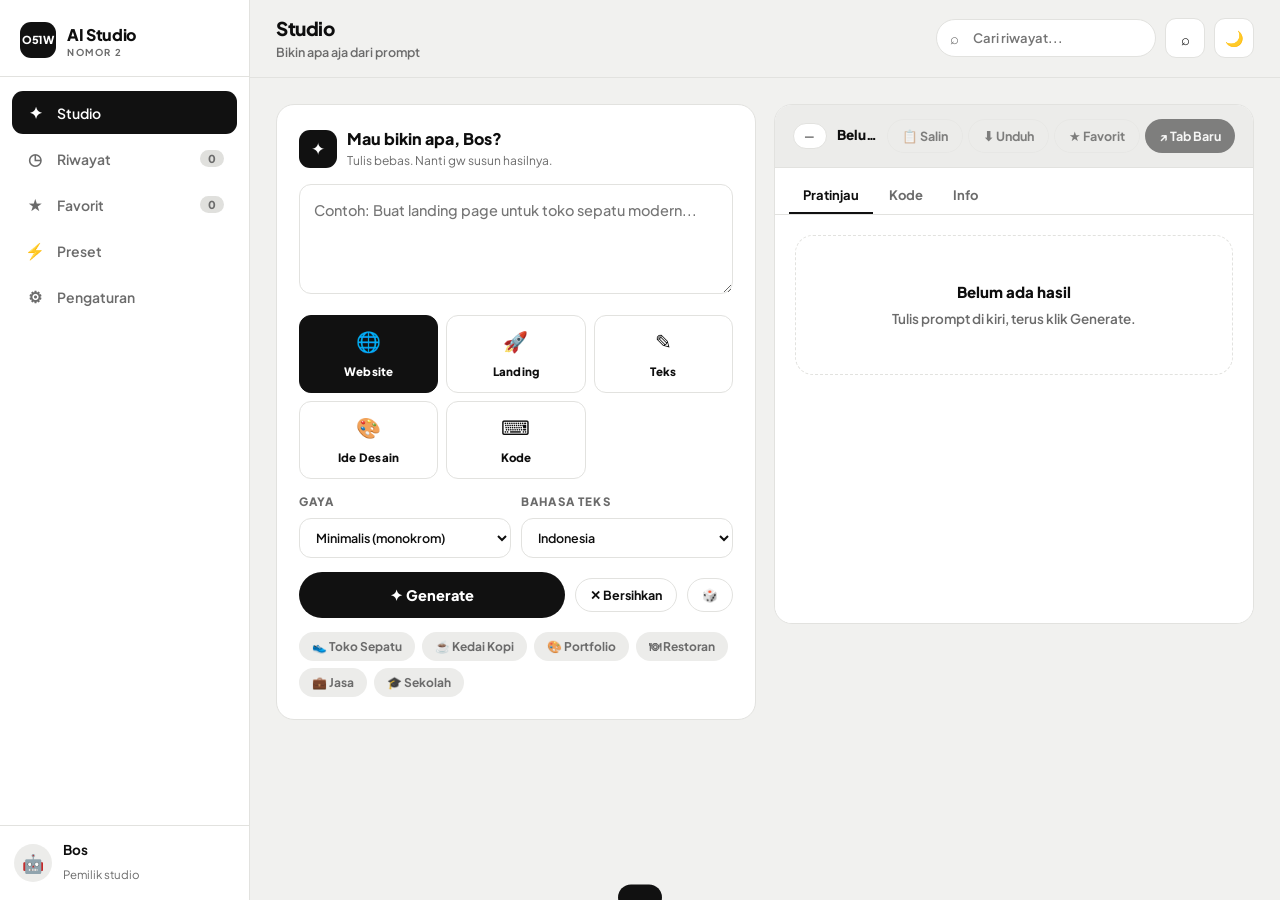
<file: public/index.html>
<!DOCTYPE html>
<html lang="id" data-theme="light">
<head>
<meta charset="UTF-8">
<meta name="viewport" content="width=device-width, initial-scale=1.0">
<title>O51W AI Studio</title>
<meta name="description" content="O51W AI Studio — bikin website, landing page, teks, ide desain, dan kode dari prompt.">
<link rel="preconnect" href="https://fonts.googleapis.com">
<link rel="preconnect" href="https://fonts.gstatic.com" crossorigin>
<link href="https://fonts.googleapis.com/css2?family=Plus+Jakarta+Sans:wght@400;500;600;700;800&display=swap" rel="stylesheet">
<style>
/* ============================================================
   O51W AI Studio — v1.0
   Proyek nomor 2. Semua fitur jalan. Milik Bos.
   ============================================================ */

:root{
  --bg:#f1f1ef; --surface:#ffffff; --soft:#ececea; --soft-2:#e0e0dd;
  --text:#0e0e0e; --muted:#6b6b6b; --line:#e2e2df;
  --accent:#111111; --accent-text:#ffffff;
  --ok:#2f9e44; --ok-bg:#d3f9d8;
  --warn:#e8a33d; --warn-bg:#fff3bf;
  --danger:#e03131; --danger-bg:#ffe3e3;
  --info:#3b82f6; --info-bg:#dbeafe;
  --purple:#7c3aed; --purple-bg:#ede9fe;
  --shadow:0 20px 44px -28px rgba(0,0,0,.30);
  --radius:18px; --radius-sm:12px;
  --sidebar:250px;
  --ease:cubic-bezier(.22,.61,.36,1);
}
html[data-theme="dark"]{
  --bg:#0b0b0b; --surface:#141414; --soft:#1c1c1c; --soft-2:#252525;
  --text:#f2f2f2; --muted:#9a9a9a; --line:#242424;
  --accent:#f2f2f2; --accent-text:#0e0e0e;
  --ok-bg:#0f2e17; --warn-bg:#3a2e0a; --danger-bg:#3b1414; --info-bg:#0c1e3a; --purple-bg:#1e1533;
  --shadow:0 20px 44px -28px rgba(0,0,0,.9);
}

*{margin:0;padding:0;box-sizing:border-box}
body{
  font-family:'Plus Jakarta Sans',-apple-system,BlinkMacSystemFont,'Segoe UI',Roboto,sans-serif;
  background:var(--bg);color:var(--text);line-height:1.55;
  -webkit-font-smoothing:antialiased;
  transition:background .3s var(--ease),color .3s var(--ease);
}
button,input,select,textarea{font-family:inherit;font-size:inherit;color:inherit}
button{cursor:pointer;border:none;background:none}
::selection{background:var(--text);color:var(--bg)}
::-webkit-scrollbar{width:9px;height:9px}
::-webkit-scrollbar-track{background:transparent}
::-webkit-scrollbar-thumb{background:var(--soft-2);border-radius:999px}
::-webkit-scrollbar-thumb:hover{background:var(--muted)}

.app{display:flex;min-height:100vh}

/* ============ SIDEBAR ============ */
.side{
  width:var(--sidebar);flex-shrink:0;background:var(--surface);border-right:1px solid var(--line);
  display:flex;flex-direction:column;position:fixed;inset:0 auto 0 0;z-index:60;
  transition:transform .35s var(--ease);
}
.side-head{padding:22px 20px 18px;border-bottom:1px solid var(--line)}
.brand{display:flex;align-items:center;gap:11px;font-weight:800;font-size:16px;letter-spacing:-.02em}
.brand-mark{width:36px;height:36px;border-radius:11px;background:var(--accent);color:var(--accent-text);display:grid;place-items:center;font-size:11px;font-weight:800;flex-shrink:0}
.brand small{display:block;font-size:9.5px;font-weight:700;letter-spacing:.16em;color:var(--muted);text-transform:uppercase;line-height:1}

.side-nav{padding:14px 12px;display:flex;flex-direction:column;gap:3px;flex:1;overflow-y:auto}
.nav-item{
  display:flex;align-items:center;gap:12px;padding:11px 13px;border-radius:11px;
  font-size:14px;font-weight:600;color:var(--muted);text-align:left;width:100%;
  transition:background .2s,color .2s;
}
.nav-item .ic{font-size:16px;width:20px;text-align:center;flex-shrink:0}
.nav-item:hover{background:var(--soft);color:var(--text)}
.nav-item.active{background:var(--accent);color:var(--accent-text)}
.nav-item .badge{margin-left:auto;font-size:11px;font-weight:800;padding:2px 8px;border-radius:999px;background:var(--soft-2);color:var(--muted)}
.nav-item.active .badge{background:rgba(255,255,255,.2);color:inherit}
html[data-theme="dark"] .nav-item.active .badge{background:rgba(0,0,0,.25)}

.side-foot{padding:14px;border-top:1px solid var(--line)}
.side-user{display:flex;align-items:center;gap:11px}
.side-user .av{width:38px;height:38px;border-radius:50%;background:var(--soft);display:grid;place-items:center;font-weight:800;font-size:18px;flex-shrink:0}
.side-user b{display:block;font-size:13.5px}
.side-user span{font-size:11.5px;color:var(--muted)}

.main{flex:1;margin-left:var(--sidebar);display:flex;flex-direction:column;min-width:0}
.topbar{
  position:sticky;top:0;z-index:50;background:var(--bg);border-bottom:1px solid var(--line);
  padding:14px 26px;display:flex;align-items:center;gap:14px;
}
.burger{display:none;width:40px;height:40px;border-radius:11px;border:1px solid var(--line);background:var(--surface);font-size:17px}
.page-title{font-size:19px;font-weight:800;letter-spacing:-.02em}
.page-sub{font-size:12.5px;color:var(--muted);font-weight:600}
.topbar-right{margin-left:auto;display:flex;align-items:center;gap:9px}
.search{position:relative}
.search input{
  width:220px;padding:10px 34px 10px 36px;border-radius:999px;
  border:1px solid var(--line);background:var(--surface);
  font-size:13px;font-weight:600;outline:none;
  transition:border-color .2s,width .3s var(--ease);
}
.search input:focus{border-color:var(--text);width:270px}
.search::before{content:"⌕";position:absolute;left:14px;top:50%;transform:translateY(-50%);font-size:15px;color:var(--muted);pointer-events:none}
.search-clear{
  position:absolute;right:8px;top:50%;transform:translateY(-50%);
  width:22px;height:22px;border-radius:50%;display:none;place-items:center;
  font-size:12px;color:var(--muted);background:var(--soft);
}
.search-clear.show{display:grid}
.search-clear:hover{color:var(--text);background:var(--soft-2)}
.icon-btn{width:40px;height:40px;border-radius:11px;border:1px solid var(--line);background:var(--surface);display:grid;place-items:center;font-size:15px;transition:transform .2s var(--ease)}
.icon-btn:hover{transform:translateY(-2px)}

.content{padding:26px;flex:1;max-width:1400px;width:100%}

.view{display:none;animation:fade .35s var(--ease)}
.view.active{display:block}
@keyframes fade{from{opacity:0;transform:translateY(10px)}to{opacity:1;transform:none}}

.card{background:var(--surface);border:1px solid var(--line);border-radius:var(--radius);padding:22px}
.card-head{display:flex;align-items:center;justify-content:space-between;gap:14px;margin-bottom:16px;flex-wrap:wrap}
.card-head h3{font-size:16px;font-weight:800}
.card-head p{font-size:12.5px;color:var(--muted)}

.btn{
  display:inline-flex;align-items:center;justify-content:center;gap:8px;
  padding:11px 18px;border-radius:999px;font-weight:700;font-size:13.5px;
  transition:transform .22s var(--ease),background .22s,color .22s;
  white-space:nowrap;
}
.btn:active{transform:scale(.97)}
.btn-primary{background:var(--accent);color:var(--accent-text)}
.btn-primary:hover{transform:translateY(-2px)}
.btn-ghost{background:transparent;border:1px solid var(--line);color:var(--text)}
.btn-ghost:hover{background:var(--soft);transform:translateY(-2px)}
.btn-sm{padding:8px 14px;font-size:12.5px}
.btn-danger{background:transparent;border:1px solid var(--line);color:var(--danger)}
.btn-danger:hover{background:var(--danger);color:#fff;border-color:var(--danger)}
.btn:disabled{opacity:.5;cursor:not-allowed;transform:none}

input,select,textarea{
  width:100%;padding:11px 14px;border-radius:var(--radius-sm);
  border:1px solid var(--line);background:var(--surface);
  font-size:13.5px;font-weight:600;outline:none;transition:border-color .2s;
}
input:focus,select:focus,textarea:focus{border-color:var(--text)}
textarea{resize:vertical;min-height:90px;line-height:1.55}
label.f{display:block;font-size:11.5px;font-weight:800;letter-spacing:.1em;text-transform:uppercase;color:var(--muted);margin-bottom:7px}

.empty{
  text-align:center;padding:44px 20px;color:var(--muted);
  border:1px dashed var(--line);border-radius:var(--radius);font-weight:600;font-size:13.5px;
}
.empty b{display:block;font-size:15px;color:var(--text);margin-bottom:6px;font-weight:800}

.filters{display:flex;gap:7px;flex-wrap:wrap;align-items:center;margin-bottom:18px}
.chip{
  padding:8px 15px;border-radius:999px;font-size:12.5px;font-weight:700;
  border:1px solid var(--line);background:var(--surface);color:var(--muted);
  transition:all .22s var(--ease);display:inline-flex;align-items:center;gap:7px;
}
.chip:hover{color:var(--text);transform:translateY(-1px)}
.chip.active{background:var(--accent);color:var(--accent-text);border-color:var(--accent)}
.chip .cnt{font-size:10.5px;opacity:.65;font-weight:800}

/* ============ STUDIO ============ */
.studio{display:grid;grid-template-columns:1fr 1fr;gap:18px}
.studio-left,.studio-right{display:flex;flex-direction:column;gap:18px;min-width:0}

.prompt-box{
  background:var(--surface);border:1px solid var(--line);border-radius:var(--radius);
  padding:22px;
}
.prompt-head{display:flex;align-items:center;gap:10px;margin-bottom:14px}
.prompt-head .pic{
  width:38px;height:38px;border-radius:11px;background:var(--accent);color:var(--accent-text);
  display:grid;place-items:center;font-size:17px;flex-shrink:0;
}
.prompt-head h3{font-size:16px;font-weight:800}
.prompt-head p{font-size:12px;color:var(--muted)}

.prompt-box textarea{
  min-height:110px;font-size:14.5px;font-weight:500;line-height:1.6;
  resize:vertical;padding:14px;
}

.type-grid{
  display:grid;grid-template-columns:repeat(auto-fit,minmax(105px,1fr));gap:8px;
  margin-top:14px;margin-bottom:14px;
}
.type-btn{
  padding:12px 10px;border-radius:var(--radius-sm);border:1.5px solid var(--line);
  background:var(--surface);text-align:center;
  transition:all .22s var(--ease);cursor:pointer;
}
.type-btn:hover{border-color:var(--text);transform:translateY(-2px)}
.type-btn.active{border-color:var(--accent);background:var(--accent);color:var(--accent-text)}
.type-btn .tic{font-size:20px;display:block;margin-bottom:5px}
.type-btn .tlb{font-size:11.5px;font-weight:800;letter-spacing:.02em}

.prompt-opts{display:grid;grid-template-columns:1fr 1fr;gap:10px;margin-bottom:14px}
.prompt-opts select{padding:10px 12px;font-size:12.5px}

.generate-row{display:flex;gap:10px;align-items:center;flex-wrap:wrap}
#genBtn{
  flex:1;min-width:150px;padding:14px 22px;font-size:14.5px;
  background:var(--accent);color:var(--accent-text);
  border-radius:999px;font-weight:800;
  display:inline-flex;align-items:center;justify-content:center;gap:10px;
  transition:transform .22s var(--ease);
}
#genBtn:hover:not(:disabled){transform:translateY(-2px)}
#genBtn:disabled{opacity:.6;cursor:not-allowed}
.spinner{
  width:16px;height:16px;border-radius:50%;
  border:2.5px solid currentColor;border-top-color:transparent;
  animation:spin .7s linear infinite;display:none;
}
.spinner.on{display:block}
@keyframes spin{to{transform:rotate(360deg)}}

/* preset */
.presets{display:flex;gap:7px;flex-wrap:wrap;margin-top:14px}
.preset-btn{
  padding:7px 13px;border-radius:999px;font-size:12px;font-weight:700;
  background:var(--soft);color:var(--muted);
  transition:all .2s var(--ease);
}
.preset-btn:hover{background:var(--soft-2);color:var(--text);transform:translateY(-1px)}

/* result */
.result-box{
  background:var(--surface);border:1px solid var(--line);border-radius:var(--radius);
  overflow:hidden;display:flex;flex-direction:column;min-height:520px;
}
.result-head{
  display:flex;align-items:center;gap:10px;
  padding:14px 18px;border-bottom:1px solid var(--line);
  background:var(--soft);flex-wrap:wrap;
}
.result-head .rtype{
  font-size:10.5px;font-weight:800;letter-spacing:.08em;text-transform:uppercase;
  padding:4px 10px;border-radius:999px;background:var(--surface);color:var(--muted);
  border:1px solid var(--line);
}
.result-head .rname{font-size:13.5px;font-weight:800;flex:1;min-width:0;overflow:hidden;text-overflow:ellipsis;white-space:nowrap}
.result-head .racts{display:flex;gap:5px;flex-wrap:wrap}

.tabs{display:flex;gap:2px;padding:10px 14px 0;border-bottom:1px solid var(--line);background:var(--surface)}
.tab{
  padding:9px 14px;font-size:13px;font-weight:700;color:var(--muted);
  border-bottom:2px solid transparent;transition:all .2s;white-space:nowrap;
}
.tab:hover{color:var(--text)}
.tab.active{color:var(--text);border-bottom-color:var(--accent)}

.result-body{flex:1;overflow:auto;position:relative;background:var(--surface);min-height:400px}
.result-pane{display:none;height:100%}
.result-pane.active{display:block}

iframe#previewFrame{
  width:100%;height:100%;min-height:420px;border:none;background:#fff;
  display:block;
}
.code-view{
  padding:18px;font-family:ui-monospace,SFMono-Regular,Consolas,monospace;
  font-size:12.5px;line-height:1.65;white-space:pre;overflow-x:auto;
  color:var(--text);background:var(--soft);min-height:420px;
}
.text-view{
  padding:22px;font-size:14.5px;line-height:1.75;white-space:pre-wrap;
  word-break:break-word;
}
.text-view h1,.text-view h2,.text-view h3{letter-spacing:-.02em;line-height:1.2;margin:18px 0 10px}
.text-view h1{font-size:22px}
.text-view h2{font-size:18px}
.text-view h3{font-size:15.5px}
.text-view p{margin-bottom:12px}
.text-view ul,.text-view ol{margin:0 0 14px 22px}
.text-view li{margin-bottom:6px}
.text-view strong{font-weight:800}
.text-view code{background:var(--soft-2);padding:2px 7px;border-radius:6px;font-size:.9em}

/* history card */
.hist-grid{display:grid;grid-template-columns:repeat(auto-fill,minmax(240px,1fr));gap:15px}
.hist-card{
  background:var(--surface);border:1px solid var(--line);border-radius:var(--radius);
  padding:16px;display:flex;flex-direction:column;gap:10px;
  transition:transform .3s var(--ease),box-shadow .3s var(--ease),border-color .25s;
}
.hist-card:hover{transform:translateY(-5px);box-shadow:var(--shadow);border-color:var(--text)}
.hist-top{display:flex;align-items:flex-start;justify-content:space-between;gap:8px}
.hist-type{
  font-size:10px;font-weight:800;letter-spacing:.06em;text-transform:uppercase;
  padding:3px 9px;border-radius:999px;background:var(--soft);color:var(--muted);
}
.hist-card h4{font-size:14px;font-weight:800;line-height:1.35;word-break:break-word;
  display:-webkit-box;-webkit-line-clamp:2;-webkit-box-orient:vertical;overflow:hidden}
.hist-card p{font-size:12px;color:var(--muted);
  display:-webkit-box;-webkit-line-clamp:2;-webkit-box-orient:vertical;overflow:hidden}
.hist-foot{
  display:flex;align-items:center;justify-content:space-between;gap:8px;
  padding-top:10px;border-top:1px solid var(--line);font-size:11px;color:var(--muted);font-weight:700;
}
.hist-acts{display:flex;gap:3px}
.star-btn{
  width:28px;height:28px;border-radius:8px;display:grid;place-items:center;
  font-size:14px;color:var(--muted);transition:all .2s;
}
.star-btn:hover{background:var(--soft);color:var(--text)}
.star-btn.on{color:#f0a92c}

/* pengaturan */
.set-row{display:flex;align-items:center;justify-content:space-between;gap:18px;padding:17px 0;border-bottom:1px solid var(--line);flex-wrap:wrap}
.set-row:last-child{border-bottom:none}
.set-row b{font-size:14px;display:block}
.set-row span{font-size:12.5px;color:var(--muted)}
.set-row .acts{display:flex;gap:9px;flex-wrap:wrap}

/* modal & toast */
#toast{
  position:fixed;left:50%;bottom:26px;transform:translate(-50%,140%);
  background:var(--accent);color:var(--accent-text);padding:13px 22px;border-radius:999px;
  font-size:13.5px;font-weight:700;box-shadow:var(--shadow);z-index:400;
  transition:transform .45s var(--ease);max-width:88vw;text-align:center;
  pointer-events:none;
}
#toast.show{transform:translate(-50%,0)}

.modal{
  position:fixed;inset:0;z-index:300;display:none;
  background:rgba(0,0,0,.5);backdrop-filter:blur(6px);-webkit-backdrop-filter:blur(6px);
  padding:8vh 20px 20px;align-items:flex-start;justify-content:center;
}
.modal.open{display:flex;animation:fade .2s ease}
.modal-box{
  width:100%;max-width:560px;background:var(--surface);border:1px solid var(--line);
  border-radius:20px;box-shadow:var(--shadow);overflow:hidden;animation:pop .25s var(--ease);
  max-height:88vh;display:flex;flex-direction:column;
}
@keyframes pop{from{transform:translateY(-14px) scale(.98);opacity:0}to{transform:none;opacity:1}}
.modal-head{display:flex;align-items:center;justify-content:space-between;padding:18px 22px;border-bottom:1px solid var(--line);flex-shrink:0}
.modal-head h3{font-size:16.5px;font-weight:800}
.modal-body{padding:22px;display:grid;gap:15px;overflow-y:auto}
.modal-foot{display:flex;gap:9px;justify-content:flex-end;padding:16px 22px;border-top:1px solid var(--line);background:var(--soft);flex-shrink:0}

/* palette */
#palette{
  position:fixed;inset:0;z-index:500;display:none;
  background:rgba(0,0,0,.45);backdrop-filter:blur(6px);-webkit-backdrop-filter:blur(6px);
  padding:12vh 20px 20px;align-items:flex-start;justify-content:center;
}
#palette.open{display:flex;animation:fade .18s ease}
.pal-box{
  width:100%;max-width:540px;background:var(--surface);border:1px solid var(--line);
  border-radius:18px;box-shadow:var(--shadow);overflow:hidden;animation:pop .22s var(--ease);
}
.pal-in{display:flex;align-items:center;gap:12px;padding:15px 18px;border-bottom:1px solid var(--line)}
.pal-in span{font-size:16px;color:var(--muted)}
.pal-in input{flex:1;border:none;background:none;outline:none;font-size:15px;font-weight:600;padding:0}
.pal-in kbd{font-family:inherit;font-size:10.5px;font-weight:800;background:var(--soft);padding:4px 7px;border-radius:6px;color:var(--muted)}
.pal-list{max-height:330px;overflow-y:auto;padding:8px}
.pal-item{
  display:flex;align-items:center;gap:12px;padding:11px 12px;border-radius:10px;
  font-size:14px;font-weight:600;cursor:pointer;transition:background .15s;
}
.pal-item .ic{width:28px;height:28px;border-radius:8px;background:var(--soft);display:grid;place-items:center;font-size:14px;flex-shrink:0}
.pal-item .lbl{flex:1;min-width:0;overflow:hidden;text-overflow:ellipsis;white-space:nowrap}
.pal-item .sub{font-size:11.5px;color:var(--muted);font-weight:600;flex-shrink:0}
.pal-item.sel{background:var(--soft)}
.pal-item.sel .ic{background:var(--accent);color:var(--accent-text)}
.pal-empty{padding:32px 16px;text-align:center;color:var(--muted);font-size:13.5px;font-weight:600}

.overlay{position:fixed;inset:0;background:rgba(0,0,0,.4);z-index:55;display:none}
.overlay.show{display:block}

/* responsif */
@media (max-width:1150px){
  .studio{grid-template-columns:1fr}
  .result-box{min-height:450px}
}
@media (max-width:900px){
  :root{--sidebar:260px}
  .side{transform:translateX(-100%);box-shadow:var(--shadow)}
  .side.open{transform:translateX(0)}
  .main{margin-left:0}
  .burger{display:grid}
  .topbar{padding:12px 18px}
  .search input{width:150px}
  .search input:focus{width:200px}
  .content{padding:18px}
}
@media (max-width:600px){
  .topbar-right .search{display:none}
  .page-title{font-size:16px}
  .page-sub{display:none}
  .content{padding:14px}
  .prompt-opts{grid-template-columns:1fr}
  .type-grid{grid-template-columns:repeat(3,1fr)}
  .hist-grid{grid-template-columns:1fr}
  .result-head{padding:12px}
  .result-head .rname{font-size:12.5px}
  .code-view{font-size:11.5px;padding:14px}
}
@media (prefers-reduced-motion:reduce){
  *{animation:none!important;transition-duration:.01ms!important}
}

/* ============ CHAT PENUH ============ */
.chatv{position:fixed;inset:0;z-index:90;background:var(--bg);display:none;flex-direction:column}
.chatv.open{display:flex}
.chatv-head{display:flex;align-items:center;gap:12px;padding:calc(12px + env(safe-area-inset-top,0px)) 16px 12px;background:var(--surface);border-bottom:1px solid var(--line)}
.chatv-head>div{flex:1;min-width:0}
.chatv-opts{display:flex;gap:8px;padding:8px 16px;background:var(--surface);border-bottom:1px solid var(--line)}
.chatv-opts select{padding:8px 12px;font-size:12.5px}
.chatv-msgs{flex:1;overflow-y:auto;padding:18px 16px;display:flex;flex-direction:column;gap:14px}
.chatv-msgs>*{width:100%;max-width:860px;margin-left:auto;margin-right:auto}
.cm.u .cb{margin-left:auto;background:var(--accent);color:var(--accent-text);border-bottom-right-radius:6px;width:fit-content;max-width:90%}
.cb{padding:12px 16px;border-radius:var(--radius);white-space:pre-wrap;word-break:break-word;line-height:1.6;font-size:14px;font-weight:500}
.cm.a .cb{background:var(--surface);border:1px solid var(--line);border-bottom-left-radius:6px}
.cm.a .cb pre{white-space:pre-wrap;font:12.5px/1.6 ui-monospace,Menlo,Consolas,monospace;margin:0}
.cm .text-view{white-space:normal}
.cact{display:flex;gap:7px;flex-wrap:wrap;margin-top:8px}
.rc{background:var(--surface);border:1px solid var(--line);border-radius:var(--radius);overflow:hidden}
.rc .rtb{display:flex;gap:7px;flex-wrap:wrap;padding:10px;background:var(--soft);border-bottom:1px solid var(--line)}
.ctabs{display:flex;border-bottom:1px solid var(--line)}
.ctabs button{padding:12px 18px;font-weight:700;font-size:13.5px;color:var(--muted);border-bottom:3px solid transparent}
.ctabs button[aria-selected="true"]{color:var(--text);border-color:var(--text)}
.rc iframe{display:block;width:100%;height:min(62vh,540px);border:0;background:#fff}
.rc pre.cv{margin:0;padding:14px;max-height:min(62vh,540px);overflow:auto;white-space:pre-wrap;word-break:break-word;font:12.5px/1.6 ui-monospace,Menlo,Consolas,monospace}
.rc .civ{padding:16px 18px;max-height:min(62vh,540px);overflow:auto}
.chatv-comp{display:flex;gap:8px;align-items:flex-end;padding:10px 16px calc(10px + env(safe-area-inset-bottom,0px));background:var(--surface);border-top:1px solid var(--line)}
.chatv-comp>*{flex:none}.chatv-comp textarea{flex:1;max-width:760px;margin-left:auto;min-height:46px;max-height:140px;border-radius:22px;padding:12px 16px;resize:none}
.chatv-comp .cs{width:46px;height:46px;padding:0;margin-right:auto}
</style>
</head>
<body>

<div class="app">

  <!-- ============ SIDEBAR ============ -->
  <aside class="side" id="side">
    <div class="side-head">
      <div class="brand">
        <span class="brand-mark">O51W</span>
        <span>AI Studio<small>Nomor 2</small></span>
      </div>
    </div>

    <nav class="side-nav" id="sideNav">
      <button class="nav-item active" data-view="studio"><span class="ic">✦</span> Studio</button>
      <button class="nav-item" data-view="riwayat"><span class="ic">◷</span> Riwayat <span class="badge" id="badgeHist">0</span></button>
      <button class="nav-item" data-view="favorit"><span class="ic">★</span> Favorit <span class="badge" id="badgeFav">0</span></button>
      <button class="nav-item" data-view="preset"><span class="ic">⚡</span> Preset</button>
      <button class="nav-item" data-view="pengaturan"><span class="ic">⚙</span> Pengaturan</button>
    </nav>

    <div class="side-foot">
      <div class="side-user">
        <div class="av">🤖</div>
        <div><b>Bos</b><span>Pemilik studio</span></div>
      </div>
    </div>
  </aside>
  <div class="overlay" id="overlay"></div>

  <div class="main">
    <div class="topbar">
      <button class="burger" id="burger" aria-label="Menu">☰</button>
      <div>
        <div class="page-title" id="pageTitle">Studio</div>
        <div class="page-sub" id="pageSub">Bikin apa aja dari prompt</div>
      </div>
      <div class="topbar-right">
        <div class="search">
          <input type="text" id="globalSearch" placeholder="Cari riwayat..." aria-label="Cari">
          <button class="search-clear" id="searchClear" aria-label="Bersihkan">✕</button>
        </div>
        <button class="icon-btn" id="paletteBtn" title="Cari cepat (Ctrl+K)">⌕</button>
        <button class="icon-btn" id="themeBtn" title="Ganti tema">🌙</button>
      </div>
    </div>

    <div class="content">

      <!-- ============ STUDIO ============ -->
      <div class="view active" id="view-studio">
        <div class="studio">

          <div class="studio-left">
            <div class="prompt-box">
              <div class="prompt-head">
                <div class="pic">✦</div>
                <div>
                  <h3>Mau bikin apa, Bos?</h3>
                  <p>Tulis bebas. Nanti gw susun hasilnya.</p>
                </div>
              </div>

              <textarea id="promptInput" placeholder="Contoh: Buat landing page untuk toko sepatu modern..."></textarea>

              <div class="type-grid" id="typeGrid">
                <button class="type-btn active" data-type="website"><span class="tic">🌐</span><span class="tlb">Website</span></button>
                <button class="type-btn" data-type="landing"><span class="tic">🚀</span><span class="tlb">Landing</span></button>
                <button class="type-btn" data-type="text"><span class="tic">✎</span><span class="tlb">Teks</span></button>
                <button class="type-btn" data-type="design"><span class="tic">🎨</span><span class="tlb">Ide Desain</span></button>
                <button class="type-btn" data-type="code"><span class="tic">⌨</span><span class="tlb">Kode</span></button>
              </div>

              <div class="prompt-opts">
                <div>
                  <label class="f">Gaya</label>
                  <select id="styleSelect">
                    <option value="minimal">Minimalis (monokrom)</option>
                    <option value="dark">Gelap</option>
                    <option value="colorful">Berwarna</option>
                    <option value="soft">Soft / pastel</option>
                  </select>
                </div>
                <div>
                  <label class="f">Bahasa teks</label>
                  <select id="langSelect">
                    <option value="id">Indonesia</option>
                    <option value="en">English</option>
                  </select>
                </div>
              </div>

              <div class="generate-row">
                <button id="genBtn"><span class="spinner" id="genSpin"></span> <span id="genLabel">✦ Generate</span></button>
                <button class="btn btn-ghost btn-sm" id="clearBtn" title="Bersihkan">✕ Bersihkan</button>
                <button class="btn btn-ghost btn-sm" id="randomBtn" title="Prompt acak">🎲</button>
              </div>

              <div class="presets" id="presetsRow"></div>
            </div>
          </div>

          <div class="studio-right">
            <div class="result-box" id="resultBox">
              <div class="result-head">
                <span class="rtype" id="resType">—</span>
                <span class="rname" id="resName">Belum ada hasil</span>
                <div class="racts">
                  <button class="btn btn-ghost btn-sm" id="copyBtn" title="Salin kode" disabled>📋 Salin</button>
                  <button class="btn btn-ghost btn-sm" id="downloadBtn" title="Unduh .html" disabled>⬇ Unduh</button>
                  <button class="btn btn-ghost btn-sm" id="favBtn" title="Favorit" disabled>★ Favorit</button>
                  <button class="btn btn-primary btn-sm" id="openTabBtn" title="Buka tab baru" disabled>↗ Tab Baru</button>
                </div>
              </div>

              <div class="tabs" id="resultTabs">
                <button class="tab active" data-rpane="preview">Pratinjau</button>
                <button class="tab" data-rpane="code">Kode</button>
                <button class="tab" data-rpane="info">Info</button>
              </div>

              <div class="result-body" id="resultBody">
                <div class="result-pane active" data-pane="preview">
                  <div class="empty" id="previewEmpty" style="margin:20px"><b>Belum ada hasil</b>Tulis prompt di kiri, terus klik Generate.</div>
                  <iframe id="previewFrame" style="display:none" title="Pratinjau hasil"></iframe>
                </div>
                <div class="result-pane" data-pane="code">
                  <div class="code-view" id="codeView">// Hasil kode bakal muncul di sini</div>
                </div>
                <div class="result-pane" data-pane="info">
                  <div class="text-view" id="infoView">
                    Belum ada info. Generate dulu ya Bos.
                  </div>
                </div>
              </div>
            </div>
          </div>

        </div>
      </div>

      <!-- ============ RIWAYAT ============ -->
      <div class="view" id="view-riwayat">
        <div class="card" style="margin-bottom:18px">
          <div class="card-head">
            <div><h3>Riwayat</h3><p>Semua hasil generate, tersimpan otomatis di browser</p></div>
            <button class="btn btn-danger btn-sm" id="clearHist">Bersihin Semua</button>
          </div>
          <div class="filters" id="histFilters">
            <button class="chip active" data-hf="all">Semua <span class="cnt" id="chAll">0</span></button>
            <button class="chip" data-hf="website">Website</button>
            <button class="chip" data-hf="landing">Landing</button>
            <button class="chip" data-hf="text">Teks</button>
            <button class="chip" data-hf="design">Ide Desain</button>
            <button class="chip" data-hf="code">Kode</button>
          </div>
        </div>
        <div class="hist-grid" id="histGrid"></div>
      </div>

      <!-- ============ FAVORIT ============ -->
      <div class="view" id="view-favorit">
        <div class="card" style="margin-bottom:18px">
          <div class="card-head">
            <div><h3>Favorit</h3><p>Hasil yang Bos tandai bintang</p></div>
          </div>
        </div>
        <div class="hist-grid" id="favGrid"></div>
      </div>

      <!-- ============ PRESET ============ -->
      <div class="view" id="view-preset">
        <div class="card">
          <div class="card-head">
            <div><h3>Preset Prompt</h3><p>Klik preset buat langsung isi prompt</p></div>
            <button class="btn btn-primary btn-sm" id="addPresetBtn">+ Preset Baru</button>
          </div>
          <div id="presetList"></div>
        </div>
      </div>

      <!-- ============ PENGATURAN ============ -->
      <div class="view" id="view-pengaturan">
        <div class="card">
          <div class="card-head">
            <div><h3>Pengaturan</h3><p>Semua data disimpan di browser Bos, nggak dikirim ke mana-mana</p></div>
          </div>

          <div class="set-row">
            <div><b>Tema tampilan</b><span>Ganti terang atau gelap</span></div>
            <div class="acts"><button class="btn btn-ghost btn-sm" id="setTheme">Ganti Tema</button></div>
          </div>

          <div class="set-row">
            <div><b>Ekspor data</b><span>Simpan semua riwayat & preset ke JSON</span></div>
            <div class="acts"><button class="btn btn-ghost btn-sm" id="exportBtn">Ekspor JSON</button></div>
          </div>

          <div class="set-row">
            <div><b>Impor data</b><span>Balikin dari file JSON yang pernah diekspor</span></div>
            <div class="acts">
              <button class="btn btn-ghost btn-sm" id="importBtn">Pilih File</button>
              <input type="file" id="importFile" accept=".json" hidden>
            </div>
          </div>

          <div class="set-row">
            <div><b>Isi contoh</b><span>Kalau kosong, isi contoh biar ada isinya</span></div>
            <div class="acts"><button class="btn btn-ghost btn-sm" id="seedBtn">Isi Contoh</button></div>
          </div>

          <div class="set-row">
            <div><b>Reset semua data</b><span>Hapus semua. Nggak bisa dibalikin.</span></div>
            <div class="acts"><button class="btn btn-danger btn-sm" id="resetBtn">Reset</button></div>
          </div>

          <div class="set-row">
            <div><b>Ringkasan data</b><span id="dataSummary">-</span></div>
            <div class="acts"><button class="btn btn-ghost btn-sm" id="refreshSummary">Segarkan</button></div>
          </div>
        </div>
      </div>

    </div>
  </div>
</div>

<div class="modal" id="modal">
  <div class="modal-box">
    <div class="modal-head">
      <h3 id="modalTitle">Judul</h3>
      <button class="icon-btn" id="modalClose" aria-label="Tutup" style="width:30px;height:30px;border-radius:8px;font-size:14px;color:var(--muted);display:grid;place-items:center">✕</button>
    </div>
    <div class="modal-body" id="modalBody"></div>
    <div class="modal-foot" id="modalFoot"></div>
  </div>
</div>

<div id="palette" role="dialog" aria-modal="true">
  <div class="pal-box">
    <div class="pal-in">
      <span>⌕</span>
      <input type="text" id="palInput" placeholder="Cari riwayat, preset, atau perintah..." autocomplete="off">
      <kbd>ESC</kbd>
    </div>
    <div class="pal-list" id="palList"></div>
  </div>
</div>

<div class="chatv" id="chatV" role="dialog" aria-modal="true" aria-label="Chat">
  <div class="chatv-head">
    <button class="icon-btn" id="chBack" aria-label="Kembali">←</button>
    <div><div class="page-title" id="chTitle"></div><div class="page-sub" id="chSub"></div></div>
    <button class="btn btn-ghost btn-sm" id="chClr">✕ Bersihkan</button>
  </div>
  <div class="chatv-opts">
    <select id="chStyle" aria-label="Gaya"><option value="minimal">Minimalis (monokrom)</option><option value="dark">Gelap</option><option value="colorful">Berwarna</option><option value="soft">Soft / pastel</option></select>
    <select id="chLang" aria-label="Bahasa teks"><option value="id">Indonesia</option><option value="en">English</option></select>
  </div>
  <div class="chatv-msgs" id="chMsgs"></div>
  <div class="chatv-comp"><textarea id="chIn" rows="1" aria-label="Pesan"></textarea><button class="btn btn-primary cs" id="chSend" aria-label="Kirim">↑</button><button class="btn btn-ghost cs" id="chStop" aria-label="Berhenti" hidden>■</button></div>
</div>
<div id="toast"></div>

<script>
/* ============================================================
   O51W AI Studio — logika. Mesin generator lokal.
   ============================================================ */
(function () {
  'use strict';

  /* ================== PENYIMPANAN ================== */
  const KEY = 'o51w-aistudio-v1';
  const store = {
    read() { try { const r = localStorage.getItem(KEY); return r ? JSON.parse(r) : null; } catch(e){ return null; } },
    write(d) { try { localStorage.setItem(KEY, JSON.stringify(d)); } catch(e){} }
  };

  const blank = () => ({ history: [], presets: [] });

  let state = store.read() || blank();
  if (!Array.isArray(state.history)) state.history = [];
  if (!Array.isArray(state.presets)) state.presets = [];

  function save() { store.write(state); }
  const uid = () => Date.now().toString(36) + Math.random().toString(36).slice(2, 7);

  /* ================== UTIL ================== */
  const toastEl = document.getElementById('toast');
  let toastTimer;
  function toast(msg) {
    toastEl.textContent = msg;
    toastEl.classList.add('show');
    clearTimeout(toastTimer);
    toastTimer = setTimeout(() => toastEl.classList.remove('show'), 2200);
  }

  function escapeHtml(s) {
    return String(s == null ? '' : s).replace(/[&<>"']/g, c => ({
      '&':'&amp;','<':'&lt;','>':'&gt;','"':'&quot;',"'":'&#39;'
    }[c]));
  }

  function timeAgo(iso) {
    if (!iso) return '';
    const d = new Date(iso);
    const s = Math.floor((Date.now() - d.getTime()) / 1000);
    if (s < 60) return 'baru aja';
    const m = Math.floor(s / 60);
    if (m < 60) return m + ' menit lalu';
    const h = Math.floor(m / 60);
    if (h < 24) return h + ' jam lalu';
    const dd = Math.floor(h / 24);
    if (dd < 7) return dd + ' hari lalu';
    return d.toLocaleDateString('id-ID', { day:'numeric', month:'short', year:'numeric' });
  }

  const TYPE_INFO = {
    website: { label:'Website',   icon:'🌐' },
    landing: { label:'Landing',   icon:'🚀' },
    text:    { label:'Teks',      icon:'✎' },
    design:  { label:'Ide Desain',icon:'🎨' },
    code:    { label:'Kode',      icon:'⌨' }
  };

  /* ================== VIEW ================== */
  const VIEW_TITLES = {
    studio:     ['Studio', 'Bikin apa aja dari prompt'],
    riwayat:    ['Riwayat', 'Semua hasil generate'],
    favorit:    ['Favorit', 'Hasil yang ditandai bintang'],
    preset:     ['Preset', 'Prompt siap pakai'],
    pengaturan: ['Pengaturan', 'Ekspor, impor, reset']
  };

  const side = document.getElementById('side');
  const overlay = document.getElementById('overlay');
  const globalSearch = document.getElementById('globalSearch');
  const searchClear = document.getElementById('searchClear');

  let currentView = 'studio';
  let searchQuery = '';
  let histFilter = 'all';

  function showView(name) {
    currentView = name;
    document.querySelectorAll('.view').forEach(v => v.classList.remove('active'));
    const v = document.getElementById('view-' + name);
    if (v) v.classList.add('active');

    document.querySelectorAll('.nav-item').forEach(b => {
      b.classList.toggle('active', b.dataset.view === name);
    });

    const t = VIEW_TITLES[name] || ['Studio',''];
    document.getElementById('pageTitle').textContent = t[0];
    document.getElementById('pageSub').textContent = t[1];

    searchQuery = '';
    globalSearch.value = '';
    searchClear.classList.remove('show');

    if (name === 'pengaturan') {
      globalSearch.disabled = true;
      globalSearch.placeholder = 'Nggak bisa dicari di sini';
    } else {
      globalSearch.disabled = false;
      globalSearch.placeholder = 'Cari riwayat...';
    }

    if (window.innerWidth <= 900) closeSide();
    renderAll();
    window.scrollTo({ top: 0, behavior: 'smooth' });
  }

  document.getElementById('sideNav').addEventListener('click', e => {
    const b = e.target.closest('.nav-item');
    if (b) showView(b.dataset.view);
  });

  document.body.addEventListener('click', e => {
    const g = e.target.closest('[data-goto]');
    if (g) showView(g.dataset.goto);
  });

  function openSide() { side.classList.add('open'); overlay.classList.add('show'); }
  function closeSide() { side.classList.remove('open'); overlay.classList.remove('show'); }

  document.getElementById('burger').addEventListener('click', () => {
    side.classList.contains('open') ? closeSide() : openSide();
  });
  overlay.addEventListener('click', closeSide);

  /* ================== TEMA ================== */
  const root = document.documentElement;
  const themeBtn = document.getElementById('themeBtn');

  function setTheme(mode) {
    root.setAttribute('data-theme', mode);
    themeBtn.textContent = mode === 'dark' ? '☀️' : '🌙';
    try { localStorage.setItem('o51w-aistudio-theme', mode); } catch(e){}
  }

  (function initTheme() {
    let saved = null;
    try { saved = localStorage.getItem('o51w-aistudio-theme'); } catch(e){}
    if (saved) return setTheme(saved);
    setTheme(window.matchMedia('(prefers-color-scheme: dark)').matches ? 'dark' : 'light');
  })();

  function toggleTheme() {
    const next = root.getAttribute('data-theme') === 'dark' ? 'light' : 'dark';
    setTheme(next);
    toast(next === 'dark' ? 'Mode gelap aktif 🌙' : 'Mode terang aktif ☀️');
  }
  themeBtn.addEventListener('click', toggleTheme);
  document.getElementById('setTheme').addEventListener('click', toggleTheme);

  /* ================== SEARCH ================== */
  globalSearch.addEventListener('input', () => {
    searchQuery = globalSearch.value.trim();
    searchClear.classList.toggle('show', !!searchQuery);
    renderAll();
  });
  searchClear.addEventListener('click', () => {
    globalSearch.value = '';
    searchQuery = '';
    searchClear.classList.remove('show');
    renderAll();
    globalSearch.focus();
  });

  const matchSearch = (...fields) => {
    if (!searchQuery) return true;
    const q = searchQuery.toLowerCase();
    return fields.some(f => String(f || '').toLowerCase().includes(q));
  };

  /* ================== MESIN GENERATOR LOKAL ================== */

  // --- deteksi domain dari prompt ---
  function detectDomain(prompt) {
    const p = prompt.toLowerCase();
    const rules = [
      { key:'sepatu',   match:['sepatu','sneakers','shoes','footwear'], brand:'Sneakers',   emoji:'👟', color:'#111' },
      { key:'kopi',     match:['kopi','cafe','kafe','coffee','kedai'],   brand:'Kopi Senja', emoji:'☕', color:'#6b4423' },
      { key:'toko',     match:['toko','shop','store','jual','ecommerce','e-commerce','belanja'], brand:'TokoKu', emoji:'🛒', color:'#111' },
      { key:'restoran', match:['restoran','restaurant','makanan','food','kuliner','warung'], brand:'Rasa Nusantara', emoji:'🍽', color:'#c0392b' },
      { key:'portfolio',match:['portfolio','portofolio','karya','desainer','designer','fotografer','freelance'], brand:'Portfolio', emoji:'🎨', color:'#111' },
      { key:'blog',     match:['blog','artikel','tulisan','menulis','writer','penulis'], brand:'Blog Pribadi', emoji:'📝', color:'#111' },
      { key:'sekolah',  match:['sekolah','kampus','kelas','siswa','pelajar','guru','sekolah'], brand:'Sekolah Kita', emoji:'🎓', color:'#1e3a8a' },
      { key:'jasa',     match:['jasa','layanan','service','agency','agensi','konsultan'], brand:'Jasa Pro', emoji:'💼', color:'#111' },
      { key:'komunitas',match:['komunitas','community','club','forum','grup','klub'], brand:'Komunitas', emoji:'👥', color:'#111' },
      { key:'aplikasi', match:['aplikasi','app','software','tools','platform','saas'], brand:'App Studio', emoji:'📱', color:'#111' },
      { key:'travel',   match:['travel','wisata','liburan','trip','tour','pariwisata'], brand:'Jalan Jalan', emoji:'✈️', color:'#0891b2' },
      { key:'fashion',  match:['fashion','baju','pakaian','outfit','tren','busana'], brand:'Fashion House', emoji:'👗', color:'#111' },
      { key:'kecantikan',match:['kecantikan','skincare','kosmetik','beauty','makeup'], brand:'Glow', emoji:'💄', color:'#db2777' },
      { key:'olahraga', match:['olahraga','sport','gym','fitness','sepakbola','basket'], brand:'Sport Zone', emoji:'⚽', color:'#dc2626' },
      { key:'musik',    match:['musik','band','lagu','music','konser','audio'], brand:'Sound', emoji:'🎵', color:'#7c3aed' }
    ];
    for (const r of rules) {
      if (r.match.some(m => p.includes(m))) return r;
    }
    // default generic
    return { key:'umum', match:[], brand:'BrandKu', emoji:'✦', color:'#111' };
  }

  // --- palet warna per gaya ---
  function palette(style) {
    if (style === 'dark') return {
      bg:'#0b0b0b', surface:'#141414', soft:'#1c1c1c', text:'#f2f2f2',
      muted:'#9a9a9a', line:'#242424', accent:'#f2f2f2', accentText:'#0b0b0b'
    };
    if (style === 'colorful') return {
      bg:'#fef6ff', surface:'#ffffff', soft:'#f5e9ff', text:'#1a0b2e',
      muted:'#7c5d94', line:'#eadcff', accent:'#7c3aed', accentText:'#ffffff'
    };
    if (style === 'soft') return {
      bg:'#faf8f5', surface:'#ffffff', soft:'#f3ede5', text:'#2d2a26',
      muted:'#8a8178', line:'#ebe3d7', accent:'#c9a882', accentText:'#ffffff'
    };
    // minimal (default)
    return {
      bg:'#f5f5f5', surface:'#ffffff', soft:'#ececec', text:'#111111',
      muted:'#6b6b6b', line:'#e2e2e2', accent:'#111111', accentText:'#ffffff'
    };
  }

  // --- konten teks per domain & bahasa ---
  function copyFor(domain, lang) {
    const id = lang !== 'en';
    const dict = {
      sepatu: id ? {
        tagline:'Langkah nyaman, gaya maksimal.',
        desc:'Koleksi sneakers pilihan — buat harian, olahraga, atau sekadar tampil beda.',
        features:[['Nyaman dipakai','Bantalan empuk, cocok seharian.'],['Bahan berkualitas','Awet dan gampang dirawat.'],['Gratis ongkir','Untuk pembelian tertentu.']],
        cta:'Lihat Koleksi',
        products:['Runner Pro','Street Classic','Daily Comfort']
      } : {
        tagline:'Comfort in every step.',
        desc:'Curated sneaker collection — for daily, sport, or standing out.',
        features:[['All-day comfort','Cushioned sole, made to last.'],['Quality material','Durable and easy to care.'],['Free shipping','On selected orders.']],
        cta:'Shop Collection',
        products:['Runner Pro','Street Classic','Daily Comfort']
      },
      kopi: id ? {
        tagline:'Secangkir cerita setiap hari.',
        desc:'Kopi pilihan dari biji lokal, diseduh dengan sabar.',
        features:[['Biji lokal pilihan','Dari petani Indonesia.'],['Diseduh fresh','Setiap gelas dibuat saat dipesan.'],['Suasana hangat','Tempat nyaman buat nongkrong.']],
        cta:'Pesan Sekarang',
        products:['Kopi Susu','Espresso','Cold Brew']
      } : {
        tagline:'A cup of story, every day.',
        desc:'Locally sourced beans, brewed patiently.',
        features:[['Local beans','From Indonesian farmers.'],['Freshly brewed','Made when you order.'],['Cozy vibe','Comfortable place to hang out.']],
        cta:'Order Now',
        products:['Iced Latte','Espresso','Cold Brew']
      },
      toko: id ? {
        tagline:'Belanja gampang, harga jujur.',
        desc:'Pilihan produk lengkap, proses cepat, kirim ke seluruh Indonesia.',
        features:[['Produk lengkap','Banyak pilihan, satu tempat.'],['Harga jujur','Nggak ada biaya tersembunyi.'],['Kirim cepat','Dikemas rapi, dikirim hari itu.']],
        cta:'Mulai Belanja',
        products:['Produk A','Produk B','Produk C']
      } : {
        tagline:'Easy shopping, honest prices.',
        desc:'Wide selection, fast process, ships everywhere.',
        features:[['Wide selection','Many choices, one place.'],['Honest pricing','No hidden fees.'],['Fast shipping','Packed neatly, shipped same day.']],
        cta:'Start Shopping',
        products:['Product A','Product B','Product C']
      },
      restoran: id ? {
        tagline:'Rasa yang bikin balik lagi.',
        desc:'Masakan rumahan dengan bumbu pilihan — hangat, jujur, mengenyangkan.',
        features:[['Bumbu pilihan','Dirempah setiap hari.'],['Porsi cukup','Nggak pelit, nggak berlebihan.'],['Suasana nyaman','Cocok buat keluarga.']],
        cta:'Reservasi Meja',
        products:['Nasi Goreng Spesial','Ayam Bakar','Sate Madura']
      } : {
        tagline:'Flavors that bring you back.',
        desc:'Home-style cooking with selected spices — warm, honest, filling.',
        features:[['Selected spices','Seasoned fresh daily.'],['Generous portions','Not stingy, not overdone.'],['Cozy place','Great for families.']],
        cta:'Reserve Table',
        products:['Special Fried Rice','Grilled Chicken','Satay']
      },
      portfolio: id ? {
        tagline:'Karya yang bicara sendiri.',
        desc:'Kumpulan project dan eksperimen — dari desain, kode, sampai tulisan.',
        features:[['Fokus hasil','Bukan cuma janji, ada bukti.'],['Proses jelas','Dari brief sampai selesai.'],['Bisa diajak diskusi','Terbuka untuk kolaborasi.']],
        cta:'Lihat Karya',
        products:['Project 01','Project 02','Project 03']
      } : {
        tagline:'Work that speaks for itself.',
        desc:'A collection of projects — design, code, and writing.',
        features:[['Results focused','Not just promises, proof.'],['Clear process','From brief to finish.'],['Open to talk','Ready to collaborate.']],
        cta:'View Work',
        products:['Project 01','Project 02','Project 03']
      },
      blog: id ? {
        tagline:'Catatan kecil dari perjalanan.',
        desc:'Tulisan lepas soal kerja, belajar, dan hal-hal yang bikin penasaran.',
        features:[['Tulisan rutin','Satu ide, satu tulisan.'],['Tanpa basa-basi','Langsung ke intinya.'],['Terbuka','Boleh diskusi di komentar.']],
        cta:'Baca Tulisan',
        products:['Catatan Terbaru','Arsip','Tentang']
      } : {
        tagline:'Small notes from the journey.',
        desc:'Loose writing about work, learning, and curious things.',
        features:[['Regular writing','One idea, one post.'],['No fluff','Straight to the point.'],['Open','Discuss in comments.']],
        cta:'Read Posts',
        products:['Latest','Archive','About']
      },
      sekolah: id ? {
        tagline:'Tempat belajar, tumbuh bareng.',
        desc:'Informasi sekolah, kegiatan, dan galeri kenangan.',
        features:[['Info lengkap','Jadwal, agenda, pengumuman.'],['Galeri kegiatan','Momen yang disimpan rapi.'],['Admin tiap kelas','Dikelola per kelas.']],
        cta:'Lihat Info',
        products:['Profil','Kegiatan','Galeri']
      } : {
        tagline:'Learn and grow together.',
        desc:'School information, activities, and memory gallery.',
        features:[['Complete info','Schedule, agenda, announcements.'],['Activity gallery','Neatly stored moments.'],['Class admins','Managed per class.']],
        cta:'See Info',
        products:['Profile','Activities','Gallery']
      },
      jasa: id ? {
        tagline:'Kerja rapi, hasil jelas.',
        desc:'Layanan profesional dengan proses yang transparan dan hasil yang bisa diukur.',
        features:[['Konsultasi dulu','Paham kebutuhan sebelum mulai.'],['Proses transparan','Update tiap tahap.'],['Hasil terukur','Bukan cuma janji.']],
        cta:'Konsultasi Gratis',
        products:['Paket Dasar','Paket Pro','Paket Custom']
      } : {
        tagline:'Clean work, clear results.',
        desc:'Professional services with transparent process and measurable results.',
        features:[['Free consult','Understand needs first.'],['Transparent process','Update each stage.'],['Measurable results','Not just promises.']],
        cta:'Free Consult',
        products:['Basic','Pro','Custom']
      },
      komunitas: id ? {
        tagline:'Kumpul, ngobrol, tumbuh.',
        desc:'Tempat orang-orang yang punya minat sama buat saling bantu.',
        features:[['Diskusi sehat','Fokus solusi, bukan debat.'],['Acara rutin','Kopdar dan sesi sharing.'],['Terbuka','Semua boleh ikut.']],
        cta:'Gabung Sekarang',
        products:['Forum','Acara','Anggota']
      } : {
        tagline:'Gather, talk, grow.',
        desc:'A place for people with shared interests to help each other.',
        features:[['Healthy discussion','Solution focused.'],['Regular events','Meetups and sharing.'],['Open','Everyone welcome.']],
        cta:'Join Now',
        products:['Forum','Events','Members']
      },
      aplikasi: id ? {
        tagline:'Alat simpel, kerja cepat.',
        desc:'Aplikasi ringan yang beneran kepake tiap hari.',
        features:[['Ringan','Nggak bikin lemot.'],['Fokus','Fitur sesuai kebutuhan.'],['Gratis dicoba','Tanpa kartu kredit.']],
        cta:'Coba Gratis',
        products:['Starter','Pro','Team']
      } : {
        tagline:'Simple tool, faster work.',
        desc:'Lightweight apps that are actually useful every day.',
        features:[['Lightweight','Won\'t slow you down.'],['Focused','Features you need.'],['Free trial','No credit card.']],
        cta:'Try Free',
        products:['Starter','Pro','Team']
      },
      travel: id ? {
        tagline:'Jalan jauh, pulang bawa cerita.',
        desc:'Paket perjalanan yang santai, fleksibel, dan nggak ribet.',
        features:[['Rencana fleksibel','Bisa disesuaikan.'],['Pemandu ramah','Tahu tempat bagus.'],['Harga jujur','Tanpa biaya kejutan.']],
        cta:'Lihat Paket',
        products:['Trip Singkat','Trip Menengah','Trip Panjang']
      } : {
        tagline:'Go far, come home with stories.',
        desc:'Relaxed, flexible, hassle-free travel packages.',
        features:[['Flexible plan','Can be adjusted.'],['Friendly guide','Knows good spots.'],['Honest price','No surprise fees.']],
        cta:'See Packages',
        products:['Short Trip','Mid Trip','Long Trip']
      },
      fashion: id ? {
        tagline:'Gaya yang nggak perlu ribet.',
        desc:'Pilihan pakaian harian yang nyaman dan tetap kelihatan rapi.',
        features:[['Bahan nyaman','Adem dipakai seharian.'],['Model simpel','Gampang dipadupadan.'],['Ukuran lengkap','Dari S sampai XL.']],
        cta:'Lihat Koleksi',
        products:['Basic Tee','Oversize','Kemeja']
      } : {
        tagline:'Style without the fuss.',
        desc:'Comfortable daily wear that still looks neat.',
        features:[['Comfy fabric','Cool all day.'],['Simple cuts','Easy to mix and match.'],['Full sizes','From S to XL.']],
        cta:'See Collection',
        products:['Basic Tee','Oversize','Shirt']
      },
      kecantikan: id ? {
        tagline:'Kulit sehat, hati senang.',
        desc:'Perawatan sederhana dengan bahan yang lembut dan aman.',
        features:[['Bahan lembut','Aman buat kulit sensitif.'],['Rutin gampang','Cukup 3 langkah.'],['Hasil bertahap','Nggak instan, tapi nyata.']],
        cta:'Belanja Sekarang',
        products:['Cleanser','Moisturizer','Sunscreen']
      } : {
        tagline:'Healthy skin, happy heart.',
        desc:'Simple care with gentle, safe ingredients.',
        features:[['Gentle formula','Safe for sensitive skin.'],['Easy routine','Just 3 steps.'],['Gradual results','Not instant, but real.']],
        cta:'Shop Now',
        products:['Cleanser','Moisturizer','Sunscreen']
      },
      olahraga: id ? {
        tagline:'Gerak terus, jangan berhenti.',
        desc:'Tempat latihan, alat lengkap, dan komunitas yang saling dukung.',
        features:[['Alat lengkap','Dari beban sampai kardio.'],['Pelatih ramah','Bantu dari nol.'],['Jadwal fleksibel','Pagi sampai malam.']],
        cta:'Daftar Sekarang',
        products:['Harian','Bulanan','Tahunan']
      } : {
        tagline:'Keep moving, never stop.',
        desc:'Training space, complete equipment, supportive community.',
        features:[['Complete gear','From weights to cardio.'],['Friendly coach','Help from zero.'],['Flexible hours','Morning to night.']],
        cta:'Sign Up',
        products:['Daily','Monthly','Yearly']
      },
      musik: id ? {
        tagline:'Suara yang punya rasa.',
        desc:'Rekaman, produksi, dan pertunjukan dengan pendekatan yang jujur.',
        features:[['Rekaman rapi','Hasil bersih.'],['Aransemen','Dibantu susun.'],['Live','Bisa tampil langsung.']],
        cta:'Dengar Sekarang',
        products:['Single','EP','Album']
      } : {
        tagline:'Sound with feeling.',
        desc:'Recording, production, and live shows with an honest approach.',
        features:[['Clean recording','Crisp results.'],['Arrangement','Helped to compose.'],['Live','Available for shows.']],
        cta:'Listen Now',
        products:['Single','EP','Album']
      },
      umum: id ? {
        tagline:'Bikin yang simpel jadi berarti.',
        desc:'Pendekatan jujur, hasil rapi, dan proses yang nggak bikin pusing.',
        features:[['Fokus kebutuhan','Bukan cuma gaya.'],['Proses simpel','Nggak ribet.'],['Hasil rapi','Detail diperhatikan.']],
        cta:'Mulai Sekarang',
        products:['Layanan A','Layanan B','Layanan C']
      } : {
        tagline:'Make simple things meaningful.',
        desc:'Honest approach, clean results, hassle-free process.',
        features:[['Needs focused','Not just style.'],['Simple process','Straightforward.'],['Clean result','Details matter.']],
        cta:'Get Started',
        products:['Service A','Service B','Service C']
      }
    };
    return dict[domain.key] || dict.umum;
  }

  /* ================== GENERATOR: WEBSITE / LANDING ================== */
  function generateWebsite(prompt, opts) {
    const domain = detectDomain(prompt);
    const c = copyFor(domain, opts.lang);
    const pal = palette(opts.style);

    const brandName = extractBrand(prompt) || domain.brand;
    const isLanding = opts.type === 'landing';

    // section data
    const features = c.features;
    const products = c.products;

    const html = `<!DOCTYPE html>
<html lang="${opts.lang === 'en' ? 'en' : 'id'}">
<head>
<meta charset="UTF-8">
<meta name="viewport" content="width=device-width, initial-scale=1.0">
<title>${escapeHtml(brandName)} — ${escapeHtml(c.tagline)}</title>
<style>
*{margin:0;padding:0;box-sizing:border-box}
body{font-family:-apple-system,BlinkMacSystemFont,'Segoe UI',Roboto,sans-serif;background:${pal.bg};color:${pal.text};line-height:1.6;-webkit-font-smoothing:antialiased}
.wrap{max-width:1100px;margin:0 auto;padding:0 20px}
header{border-bottom:1px solid ${pal.line};background:${pal.surface};position:sticky;top:0;z-index:10}
.nav{display:flex;align-items:center;justify-content:space-between;height:70px;gap:16px}
.brand{display:flex;align-items:center;gap:10px;font-weight:800;font-size:17px;letter-spacing:-.02em}
.brand .mark{width:36px;height:36px;border-radius:11px;background:${pal.accent};color:${pal.accentText};display:grid;place-items:center;font-size:17px}
nav a{color:${pal.muted};text-decoration:none;font-size:14px;font-weight:600;padding:8px 14px;border-radius:999px;transition:.2s}
nav a:hover{color:${pal.text};background:${pal.soft}}
.btn{display:inline-flex;align-items:center;justify-content:center;gap:8px;padding:12px 22px;border-radius:999px;font-weight:700;font-size:14px;text-decoration:none;transition:transform .22s;cursor:pointer;border:none}
.btn-primary{background:${pal.accent};color:${pal.accentText}}
.btn-primary:hover{transform:translateY(-2px)}
.btn-ghost{background:transparent;color:${pal.text};border:1px solid ${pal.line}}
.btn-ghost:hover{background:${pal.soft}}
.hero{padding:80px 0 60px;text-align:center}
.hero .eyebrow{display:inline-block;font-size:12px;font-weight:800;letter-spacing:.15em;text-transform:uppercase;color:${pal.muted};background:${pal.soft};padding:7px 14px;border-radius:999px;margin-bottom:20px}
.hero h1{font-size:clamp(32px,5.4vw,56px);letter-spacing:-.03em;line-height:1.1;margin-bottom:18px;font-weight:800}
.hero p{font-size:17px;color:${pal.muted};max-width:560px;margin:0 auto 30px}
.hero-actions{display:flex;gap:12px;justify-content:center;flex-wrap:wrap}
.mock{margin:60px auto 0;max-width:860px;background:${pal.surface};border:1px solid ${pal.line};border-radius:20px;padding:20px;text-align:left;box-shadow:0 30px 60px -40px rgba(0,0,0,.4)}
.mock-row{display:flex;gap:8px;margin-bottom:16px}
.mock-row i{width:10px;height:10px;border-radius:50%;background:${pal.line};display:block}
.mock-hero{background:${pal.soft};border-radius:14px;padding:24px;margin-bottom:12px}
.mock-line{height:10px;border-radius:999px;background:${pal.line};margin-bottom:10px}
.mock-line.w70{width:70%}.mock-line.w45{width:45%}
.mock-grid{display:grid;grid-template-columns:repeat(3,1fr);gap:10px}
.mock-card{aspect-ratio:1;background:${pal.soft};border-radius:12px;display:grid;place-items:center;font-size:32px}
section{padding:70px 0}
section h2{font-size:clamp(26px,4vw,38px);letter-spacing:-.02em;text-align:center;margin-bottom:12px}
section .sub{text-align:center;color:${pal.muted};font-size:15px;max-width:520px;margin:0 auto 40px}
.features{display:grid;grid-template-columns:repeat(auto-fit,minmax(240px,1fr));gap:18px}
.fcard{background:${pal.surface};border:1px solid ${pal.line};border-radius:18px;padding:26px;transition:transform .3s,border-color .3s}
.fcard:hover{transform:translateY(-4px);border-color:${pal.text}}
.fcard .fic{width:48px;height:48px;border-radius:14px;background:${pal.soft};display:grid;place-items:center;font-size:22px;margin-bottom:14px}
.fcard h3{font-size:16px;font-weight:800;margin-bottom:6px}
.fcard p{font-size:13.5px;color:${pal.muted}}
.products{display:grid;grid-template-columns:repeat(auto-fit,minmax(220px,1fr));gap:18px}
.pcard{background:${pal.surface};border:1px solid ${pal.line};border-radius:18px;overflow:hidden;transition:transform .3s}
.pcard:hover{transform:translateY(-4px)}
.pcard-img{aspect-ratio:4/3;background:${pal.soft};display:grid;place-items:center;font-size:56px;border-bottom:1px solid ${pal.line}}
.pcard-body{padding:18px}
.pcard h3{font-size:15.5px;font-weight:800;margin-bottom:4px}
.pcard .price{font-size:14px;color:${pal.muted};font-weight:700;margin-bottom:12px}
.cta{background:${pal.accent};color:${pal.accentText};border-radius:24px;padding:60px 40px;text-align:center}
.cta h2{margin-bottom:14px}
.cta p{opacity:.75;font-size:15px;margin-bottom:26px;max-width:480px;margin-left:auto;margin-right:auto}
.cta .btn{background:${pal.accentText};color:${pal.accent}}
footer{border-top:1px solid ${pal.line};padding:40px 0 30px;text-align:center;color:${pal.muted};font-size:13px}
@media(max-width:640px){
  nav a{display:none}
  .hero{padding:50px 0 40px}
  section{padding:50px 0}
  .cta{padding:40px 22px}
}
</style>
</head>
<body>

<header>
  <div class="wrap nav">
    <div class="brand"><span class="mark">${escapeHtml(domain.emoji)}</span>${escapeHtml(brandName)}</div>
    <nav>
      <a href="#fitur">${opts.lang === 'en' ? 'Features' : 'Fitur'}</a>
      <a href="#produk">${opts.lang === 'en' ? 'Products' : 'Produk'}</a>
      <a href="#kontak">${opts.lang === 'en' ? 'Contact' : 'Kontak'}</a>
    </nav>
    <a href="#kontak" class="btn btn-primary">${escapeHtml(c.cta)}</a>
  </div>
</header>

<section class="hero">
  <div class="wrap">
    <span class="eyebrow">${escapeHtml(brandName)}</span>
    <h1>${escapeHtml(c.tagline)}</h1>
    <p>${escapeHtml(c.desc)}</p>
    <div class="hero-actions">
      <a href="#produk" class="btn btn-primary">${escapeHtml(c.cta)}</a>
      <a href="#fitur" class="btn btn-ghost">${opts.lang === 'en' ? 'Learn more' : 'Pelajari dulu'}</a>
    </div>

    <div class="mock">
      <div class="mock-row"><i></i><i></i><i></i></div>
      <div class="mock-hero">
        <div class="mock-line w70"></div>
        <div class="mock-line w45"></div>
      </div>
      <div class="mock-grid">
        <div class="mock-card">${escapeHtml(domain.emoji)}</div>
        <div class="mock-card">✦</div>
        <div class="mock-card">◈</div>
      </div>
    </div>
  </div>
</section>

<section id="fitur">
  <div class="wrap">
    <h2>${opts.lang === 'en' ? 'Why choose us' : 'Kenapa pilih kita'}</h2>
    <p class="sub">${opts.lang === 'en' ? 'Three simple reasons.' : 'Tiga alasan simpel.'}</p>
    <div class="features">
      ${features.map((f, i) => `
        <div class="fcard">
          <div class="fic">${['✦','◈','◆'][i % 3]}</div>
          <h3>${escapeHtml(f[0])}</h3>
          <p>${escapeHtml(f[1])}</p>
        </div>
      `).join('')}
    </div>
  </div>
</section>

<section id="produk" style="background:${pal.surface}">
  <div class="wrap">
    <h2>${opts.lang === 'en' ? 'Our picks' : 'Pilihan kita'}</h2>
    <p class="sub">${opts.lang === 'en' ? 'Selected just for you.' : 'Dipilih buat Bos.'}</p>
    <div class="products">
      ${products.map((p, i) => `
        <div class="pcard">
          <div class="pcard-img">${escapeHtml(domain.emoji)}</div>
          <div class="pcard-body">
            <h3>${escapeHtml(p)}</h3>
            <div class="price">Rp ${(99 + i * 50)}.000</div>
            <a href="#kontak" class="btn btn-ghost" style="width:100%">${opts.lang === 'en' ? 'Select' : 'Pilih'}</a>
          </div>
        </div>
      `).join('')}
    </div>
  </div>
</section>

<section id="kontak">
  <div class="wrap">
    <div class="cta">
      <h2>${escapeHtml(c.tagline)}</h2>
      <p>${opts.lang === 'en' ? 'Ready when you are.' : 'Siap kapan Bos siap.'}</p>
      <a href="#" class="btn">${escapeHtml(c.cta)} →</a>
    </div>
  </div>
</section>

<footer>
  <div class="wrap">
    © ${new Date().getFullYear()} ${escapeHtml(brandName)} · ${opts.lang === 'en' ? 'Built with O51W AI Studio' : 'Dibuat dengan O51W AI Studio'}
  </div>
</footer>

</body>
</html>`;

    return {
      html,
      title: brandName,
      type: opts.type,
      domain: domain.key,
      summary: c.tagline,
      info: {
        domain: domain.key,
        brand: brandName,
        style: opts.style,
        lang: opts.lang,
        sections: isLanding ? ['Hero','Fitur','Produk','CTA','Footer'] : ['Header','Hero','Fitur','Produk','Kontak','Footer'],
        note: 'HTML + CSS jadi satu file. Tinggal simpan .html, buka di browser.'
      }
    };
  }

  function extractBrand(prompt) {
    // cari pola "untuk X" atau "brand X" atau "toko X"
    const m1 = prompt.match(/(?:untuk|buat|brand|merek|toko|kedai|kafe|cafe|restoran|restaurant|komunitas|sekolah|jasa)\s+([A-Za-z][A-Za-z0-9\s&'-]{1,40}?)(?:\s+(?:modern|minimalis|elegan|kekinian|profesional|simple|sederhana|dengan|yang|dari|,|\.|$))/i);
    if (m1) return titleCase(m1[1].trim());
    const m2 = prompt.match(/["']([^"']{2,40})["']/);
    if (m2) return titleCase(m2[1].trim());
    return null;
  }

  function titleCase(s) {
    return String(s).split(' ').map(w => w.charAt(0).toUpperCase() + w.slice(1)).join(' ');
  }

  /* ================== GENERATOR: TEKS ================== */
  function generateText(prompt, opts) {
    const domain = detectDomain(prompt);
    const c = copyFor(domain, opts.lang);
    const isEn = opts.lang === 'en';

    let out = '';
    if (isEn) {
      out += '# ' + c.tagline + '\n\n';
      out += c.desc + '\n\n';
      out += '## Key points\n\n';
      c.features.forEach((f, i) => {
        out += (i + 1) + '. **' + f[0] + '** — ' + f[1] + '\n';
      });
      out += '\n## Suggested copy\n\n';
      out += '> ' + c.cta + ' — try it today.\n\n';
      out += '## Call to action ideas\n\n';
      out += '- ' + c.cta + '\n';
      out += '- Learn more\n';
      out += '- Get in touch\n';
    } else {
      out += '# ' + c.tagline + '\n\n';
      out += c.desc + '\n\n';
      out += '## Poin utama\n\n';
      c.features.forEach((f, i) => {
        out += (i + 1) + '. **' + f[0] + '** — ' + f[1] + '\n';
      });
      out += '\n## Saran kalimat\n\n';
      out += '> ' + c.cta + ' — coba sekarang.\n\n';
      out += '## Ide tombol ajakan\n\n';
      out += '- ' + c.cta + '\n';
      out += '- Pelajari dulu\n';
      out += '- Hubungi kami\n';
    }

    return {
      html: '',
      title: titleCase(c.tagline.slice(0, 40)),
      type: 'text',
      domain: domain.key,
      summary: c.tagline,
      text: out,
      info: {
        domain: domain.key,
        style: opts.style,
        lang: opts.lang,
        wordCount: out.split(/\s+/).filter(Boolean).length,
        note: 'Teks siap pakai. Bisa dipaste ke caption, artikel, atau materi promosi.'
      }
    };
  }

  /* ================== GENERATOR: IDE DESAIN ================== */
  function generateDesign(prompt, opts) {
    const domain = detectDomain(prompt);
    const c = copyFor(domain, opts.lang);
    const isEn = opts.lang === 'en';
    const pal = palette(opts.style);

    const styleName = {
      minimal: isEn ? 'Minimalist monochrome' : 'Minimalis monokrom',
      dark: isEn ? 'Dark mode' : 'Mode gelap',
      colorful: isEn ? 'Bold colorful' : 'Berwarna berani',
      soft: isEn ? 'Soft pastel' : 'Pastel lembut'
    }[opts.style] || opts.style;

    let out = '';
    out += '# ' + (isEn ? 'Design ideas for' : 'Ide desain untuk') + ' ' + domain.emoji + '\n\n';
    out += (isEn ? 'Theme: ' : 'Tema: ') + c.tagline + '\n\n';

    out += '## ' + (isEn ? 'Color palette' : 'Palet warna') + '\n\n';
    out += '- Background: `' + pal.bg + '`\n';
    out += '- Surface: `' + pal.surface + '`\n';
    out += '- Text: `' + pal.text + '`\n';
    out += '- Muted: `' + pal.muted + '`\n';
    out += '- Accent: `' + pal.accent + '`\n\n';

    out += '## ' + (isEn ? 'Layout structure' : 'Struktur layout') + '\n\n';
    out += '1. ' + (isEn ? 'Header — logo + menu + CTA' : 'Header — logo + menu + tombol ajakan') + '\n';
    out += '2. ' + (isEn ? 'Hero — headline + subheadline + 2 buttons' : 'Hero — judul + subjudul + 2 tombol') + '\n';
    out += '3. ' + (isEn ? 'Features — 3 cards in a row' : 'Fitur — 3 kartu sebaris') + '\n';
    out += '4. ' + (isEn ? 'Showcase — image grid' : 'Pajangan — grid gambar') + '\n';
    out += '5. ' + (isEn ? 'CTA — bold statement + button' : 'Ajakan — kalimat tegas + tombol') + '\n';
    out += '6. ' + (isEn ? 'Footer — links + copyright' : 'Footer — tautan + hak cipta') + '\n\n';

    out += '## ' + (isEn ? 'Typography' : 'Tipografi') + '\n\n';
    out += '- ' + (isEn ? 'Headline' : 'Judul') + ': Plus Jakarta Sans / Inter, 800, -0.03em\n';
    out += '- ' + (isEn ? 'Body' : 'Isi') + ': Inter / system, 400, 1.6 line-height\n';
    out += '- ' + (isEn ? 'Small' : 'Kecil') + ': 12px, 700, uppercase, letter-spacing 0.1em\n\n';

    out += '## ' + (isEn ? 'Detail touches' : 'Sentuhan detail') + '\n\n';
    out += '- ' + (isEn ? 'Rounded corners: 18px for cards' : 'Sudut membulat: 18px buat kartu') + '\n';
    out += '- ' + (isEn ? 'Shadows: soft, only on hover' : 'Bayangan: halus, cuma pas hover') + '\n';
    out += '- ' + (isEn ? 'Transitions: 0.25s ease, no bounce' : 'Transisi: 0.25s ease, nggak bouncing') + '\n';
    out += '- ' + (isEn ? 'Spacing: 8px scale, 60-80px between sections' : 'Jarak: skala 8px, 60-80px antar seksi') + '\n\n';

    out += '**' + (isEn ? 'Style picked' : 'Gaya yang dipilih') + ':** ' + styleName + '\n';

    return {
      html: '',
      title: (isEn ? 'Design ideas — ' : 'Ide desain — ') + domain.key,
      type: 'design',
      domain: domain.key,
      summary: styleName,
      text: out,
      info: {
        domain: domain.key,
        style: opts.style,
        lang: opts.lang,
        palette: pal,
        note: 'Panduan desain praktis. Bisa langsung diikuti buat bikin layout.'
      }
    };
  }

  /* ================== GENERATOR: KODE ================== */
  function generateCode(prompt, opts) {
    const domain = detectDomain(prompt);
    const c = copyFor(domain, opts.lang);
    const pal = palette(opts.style);

    const code = `<!-- Komponen siap pakai untuk ${domain.key} -->
<style>
  .o51w-card {
    --bg: ${pal.bg};
    --surface: ${pal.surface};
    --soft: ${pal.soft};
    --text: ${pal.text};
    --muted: ${pal.muted};
    --line: ${pal.line};
    --accent: ${pal.accent};
    --accent-text: ${pal.accentText};

    font-family: -apple-system, BlinkMacSystemFont, 'Segoe UI', Roboto, sans-serif;
    background: var(--surface);
    color: var(--text);
    border: 1px solid var(--line);
    border-radius: 18px;
    padding: 22px;
    max-width: 360px;
    transition: transform .25s ease, border-color .25s ease;
  }
  .o51w-card:hover { transform: translateY(-4px); border-color: var(--text); }
  .o51w-card .icon {
    width: 48px; height: 48px; border-radius: 14px;
    background: var(--soft);
    display: grid; place-items: center; font-size: 22px;
    margin-bottom: 14px;
  }
  .o51w-card h3 { font-size: 17px; font-weight: 800; margin-bottom: 6px; letter-spacing: -0.01em; }
  .o51w-card p { font-size: 13.5px; color: var(--muted); line-height: 1.55; margin-bottom: 16px; }
  .o51w-card .btn {
    display: inline-flex; align-items: center; gap: 8px;
    padding: 10px 18px; border-radius: 999px;
    background: var(--accent); color: var(--accent-text);
    font-size: 13.5px; font-weight: 700; text-decoration: none;
    border: none; cursor: pointer;
    transition: transform .22s ease;
  }
  .o51w-card .btn:hover { transform: translateY(-2px); }
</style>

<div class="o51w-card">
  <div class="icon">${escapeHtml(domain.emoji)}</div>
  <h3>${escapeHtml(c.tagline)}</h3>
  <p>${escapeHtml(c.desc)}</p>
  <a href="#" class="btn">${escapeHtml(c.cta)} →</a>
</div>

<script>
  // Contoh interaksi sederhana
  document.querySelectorAll('.o51w-card .btn').forEach(btn => {
    btn.addEventListener('click', (e) => {
      e.preventDefault();
      const card = btn.closest('.o51w-card');
      const name = card.querySelector('h3').textContent;
      console.log('Klik: ' + name);
      alert('Terpilih: ' + name);
    });
  });
<\/script>`;

    return {
      html: '',
      title: 'Komponen — ' + domain.key,
      type: 'code',
      domain: domain.key,
      summary: c.tagline,
      code,
      info: {
        domain: domain.key,
        style: opts.style,
        lang: opts.lang,
        note: 'Komponen HTML + CSS + JS jadi satu. Tinggal tempel ke halaman Bos.'
      }
    };
  }

  /* ================== MASTER GENERATE ================== */
  function generate(prompt, opts) {
    if (opts.type === 'text')   return generateText(prompt, opts);
    if (opts.type === 'design') return generateDesign(prompt, opts);
    if (opts.type === 'code')   return generateCode(prompt, opts);
    return generateWebsite(prompt, opts); // website & landing
  }

  /* ================== STUDIO UI ================== */
  const promptInput = document.getElementById('promptInput');
  const typeGrid = document.getElementById('typeGrid');
  const styleSelect = document.getElementById('styleSelect');
  const langSelect = document.getElementById('langSelect');
  const genBtn = document.getElementById('genBtn');
  const genSpin = document.getElementById('genSpin');
  const genLabel = document.getElementById('genLabel');

  let currentType = 'website';
  let currentResult = null;

  typeGrid.addEventListener('click', e => {
    const b = e.target.closest('.type-btn');
    if (!b) return;
    typeGrid.querySelectorAll('.type-btn').forEach(x => x.classList.remove('active'));
    b.classList.add('active');
    currentType = b.dataset.type;
    openChat(currentType);
  });

  document.getElementById('clearBtn').addEventListener('click', () => {
    promptInput.value = '';
    promptInput.focus();
    toast('Prompt dibersihkan');
  });

  const RANDOM_PROMPTS = [
    'Buat landing page untuk toko sepatu modern',
    'Bikin website portfolio fotografer minimalis',
    'Landing page kedai kopi kekinian',
    'Website restoran keluarga dengan menu',
    'Bikin blog pribadi tema gelap',
    'Landing page jasa desain grafis profesional',
    'Website komunitas developer lokal',
    'Landing page aplikasi produktivitas',
    'Website sekolah dengan galeri kegiatan',
    'Bikin toko online fashion simpel',
    'Landing page travel agent',
    'Website gym dan fitness center'
  ];

  document.getElementById('randomBtn').addEventListener('click', () => {
    const p = RANDOM_PROMPTS[Math.floor(Math.random() * RANDOM_PROMPTS.length)];
    promptInput.value = p;
    promptInput.focus();
    toast('Prompt acak diisi 🎲');
  });

  // preset row (quick presets)
  const QUICK_PRESETS = [
    { label: '👟 Toko Sepatu', prompt: 'Landing page toko sepatu modern' },
    { label: '☕ Kedai Kopi',  prompt: 'Website kedai kopi kekinian' },
    { label: '🎨 Portfolio',   prompt: 'Website portfolio desainer minimalis' },
    { label: '🍽 Restoran',    prompt: 'Landing page restoran keluarga' },
    { label: '💼 Jasa',        prompt: 'Landing page jasa konsultan profesional' },
    { label: '🎓 Sekolah',     prompt: 'Website sekolah dengan galeri kegiatan' }
  ];

  const presetsRow = document.getElementById('presetsRow');

  function renderQuickPresets() {
    presetsRow.innerHTML = QUICK_PRESETS.map((p, i) =>
      `<button class="preset-btn" data-quick="${i}">${p.label}</button>`
    ).join('');
  }

  presetsRow.addEventListener('click', e => {
    const b = e.target.closest('[data-quick]');
    if (!b) return;
    const p = QUICK_PRESETS[parseInt(b.dataset.quick, 10)];
    promptInput.value = p.prompt;
    promptInput.focus();
    toast('Preset diisi ✓');
  });

  document.getElementById('genBtn').addEventListener('click', doGenerate);

  function doGenerate() {
    const prompt = promptInput.value.trim();
    if (!prompt) { toast('Tulis prompt dulu Bos'); promptInput.focus(); return; }
    promptInput.value = '';
    openChat(currentType, prompt);
  }

  /* ================== TAMPILKAN HASIL ================== */
  const resType = document.getElementById('resType');
  const resName = document.getElementById('resName');
  const previewFrame = document.getElementById('previewFrame');
  const previewEmpty = document.getElementById('previewEmpty');
  const codeView = document.getElementById('codeView');
  const infoView = document.getElementById('infoView');
  const copyBtn = document.getElementById('copyBtn');
  const downloadBtn = document.getElementById('downloadBtn');
  const favBtn = document.getElementById('favBtn');
  const openTabBtn = document.getElementById('openTabBtn');

  let currentPane = 'preview';

  function showResult(r) {
    resType.textContent = (TYPE_INFO[r.type] || {}).label || r.type;
    resName.textContent = r.prompt.slice(0, 60) + (r.prompt.length > 60 ? '…' : '');

    // preview / text / code
    if (r.type === 'website' || r.type === 'landing') {
      previewFrame.style.display = 'block';
      previewEmpty.style.display = 'none';
      previewFrame.srcdoc = r.html;
      codeView.textContent = r.html;
      infoView.innerHTML = renderInfoHtml(r);
      copyBtn.disabled = false;
      downloadBtn.disabled = false;
      openTabBtn.disabled = false;
    } else if (r.type === 'text' || r.type === 'design') {
      previewFrame.style.display = 'none';
      previewEmpty.style.display = 'none';
      // di pane preview, tampilkan teks
      const previewPane = document.querySelector('[data-pane="preview"]');
      let textBox = previewPane.querySelector('.text-view.dynamic');
      if (!textBox) {
        textBox = document.createElement('div');
        textBox.className = 'text-view dynamic';
        previewPane.appendChild(textBox);
      }
      textBox.innerHTML = renderMarkdownLight(r.text || '');
      codeView.textContent = r.text || '';
      infoView.innerHTML = renderInfoHtml(r);
      copyBtn.disabled = false;
      downloadBtn.disabled = true;
      openTabBtn.disabled = true;
    } else if (r.type === 'code') {
      previewFrame.style.display = 'none';
      previewEmpty.style.display = 'none';
      const previewPane = document.querySelector('[data-pane="preview"]');
      let textBox = previewPane.querySelector('.text-view.dynamic');
      if (!textBox) {
        textBox = document.createElement('div');
        textBox.className = 'text-view dynamic';
        previewPane.appendChild(textBox);
      }
      textBox.innerHTML = '<p style="color:var(--muted);font-size:13px;margin-bottom:12px">Kode bisa dilihat di tab <b>Kode</b>. Tombol Salin buat copy ke clipboard.</p>';
      codeView.textContent = r.code || '';
      infoView.innerHTML = renderInfoHtml(r);
      copyBtn.disabled = false;
      downloadBtn.disabled = true;
      openTabBtn.disabled = true;
    }

    // favorit state
    favBtn.classList.toggle('btn-primary', !!r.fav);
    favBtn.textContent = r.fav ? '★ Favorit' : '★ Favorit';
  }

  function renderMarkdownLight(text) {
    let html = escapeHtml(text);
    html = html.replace(/^### (.+)$/gm, '<h3>$1</h3>');
    html = html.replace(/^## (.+)$/gm, '<h2>$1</h2>');
    html = html.replace(/^# (.+)$/gm, '<h1>$1</h1>');
    html = html.replace(/^&gt; (.+)$/gm, '<blockquote style="border-left:3px solid var(--accent);padding-left:14px;color:var(--muted);margin-bottom:12px">$1</blockquote>');
    html = html.replace(/`([^`]+)`/g, '<code>$1</code>');
    html = html.replace(/\*\*([^*]+)\*\*/g, '<strong>$1</strong>');
    html = html.replace(/^[-*] (.+)$/gm, '<li>$1</li>');
    html = html.replace(/(<li>[\s\S]*?<\/li>)(?![\s\S]*?<li>)/, '<ul>$1</ul>');
    html = html.split(/\n{2,}/).map(b => {
      const t = b.trim();
      if (!t) return '';
      if (/^<(h[1-6]|ul|ol|pre|blockquote|li)/.test(t)) return t;
      return '<p>' + t.replace(/\n/g, '<br>') + '</p>';
    }).join('\n');
    html = html.replace(/<\/ul>\s*<ul>/g, '');
    return html;
  }

  function renderInfoHtml(r) {
    const info = r.info || {};
    const rows = [
      ['Tipe', (TYPE_INFO[r.type] || {}).label || r.type],
      ['Domain', info.domain || '-'],
      ['Gaya', info.style || '-'],
      ['Bahasa', info.lang === 'en' ? 'English' : 'Indonesia'],
      ['Dibuat', new Date(r.createdAt).toLocaleString('id-ID')]
    ];
    if (info.wordCount) rows.push(['Jumlah kata', info.wordCount]);
    if (info.sections) rows.push(['Bagian', info.sections.join(', ')]);

    return `
      <h2>Info hasil</h2>
      <ul>
        ${rows.map(([k, v]) => `<li><b>${escapeHtml(k)}:</b> ${escapeHtml(String(v))}</li>`).join('')}
      </ul>
      ${info.note ? `<p><b>Catatan:</b> ${escapeHtml(info.note)}</p>` : ''}
      <p><b>Prompt asli:</b></p>
      <blockquote style="border-left:3px solid var(--accent);padding-left:14px;color:var(--muted)">${escapeHtml(r.prompt)}</blockquote>
    `;
  }

  // tabs
  document.getElementById('resultTabs').addEventListener('click', e => {
    const t = e.target.closest('.tab');
    if (!t) return;
    document.querySelectorAll('#resultTabs .tab').forEach(x => x.classList.remove('active'));
    t.classList.add('active');
    currentPane = t.dataset.rpane;
    document.querySelectorAll('.result-pane').forEach(p => p.classList.remove('active'));
    const pane = document.querySelector('.result-pane[data-pane="' + currentPane + '"]');
    if (pane) pane.classList.add('active');
  });

  // actions
  copyBtn.addEventListener('click', () => {
    if (!currentResult) return;
    const text = currentResult.html || currentResult.code || currentResult.text || '';
    if (!text) return;
    if (navigator.clipboard) {
      navigator.clipboard.writeText(text).then(
        () => toast('Disalin ke clipboard ✓'),
        () => toast('Nggak bisa nyalin, coba manual')
      );
    } else {
      toast('Browser nggak dukung salin otomatis');
    }
  });

  downloadBtn.addEventListener('click', () => {
    if (!currentResult || !currentResult.html) { toast('Cuma hasil website/landing yang bisa diunduh'); return; }
    const blob = new Blob([currentResult.html], { type: 'text/html' });
    const url = URL.createObjectURL(blob);
    const a = document.createElement('a');
    a.href = url;
    a.download = (currentResult.title || 'o51w-hasil').replace(/[^a-zA-Z0-9-]/g, '-').toLowerCase() + '.html';
    document.body.appendChild(a);
    a.click();
    document.body.removeChild(a);
    URL.revokeObjectURL(url);
    toast('File diunduh ✓');
  });

  openTabBtn.addEventListener('click', () => {
    if (!currentResult || !currentResult.html) { toast('Nggak ada yang bisa dibuka'); return; }
    const w = window.open('', '_blank');
    if (!w) { toast('Popup diblokir. Coba pakai Unduh aja.'); return; }
    w.document.open();
    w.document.write(currentResult.html);
    w.document.close();
  });

  favBtn.addEventListener('click', () => {
    if (!currentResult) return;
    const found = state.history.find(h => h.id === currentResult.id);
    if (!found) return;
    found.fav = !found.fav;
    currentResult.fav = found.fav;
    save();
    favBtn.classList.toggle('btn-primary', !!found.fav);
    renderAll();
    toast(found.fav ? 'Ditandai favorit ★' : 'Dihapus dari favorit');
  });

  /* ================== RIWAYAT ================== */
  const histGrid = document.getElementById('histGrid');
  const favGrid = document.getElementById('favGrid');

  document.getElementById('histFilters').addEventListener('click', e => {
    const c = e.target.closest('.chip');
    if (!c) return;
    document.querySelectorAll('#histFilters .chip').forEach(x => x.classList.remove('active'));
    c.classList.add('active');
    histFilter = c.dataset.hf;
    renderHistory();
  });

  function renderHistory() {
    let data = state.history.slice();

    const cnt = { all: data.length, website:0, landing:0, text:0, design:0, code:0 };
    data.forEach(h => { if (cnt[h.type] !== undefined) cnt[h.type]++; });
    document.getElementById('chAll').textContent = cnt.all;

    if (histFilter !== 'all') data = data.filter(h => h.type === histFilter);
    if (searchQuery) data = data.filter(h =>
      matchSearch(h.prompt, h.title, h.summary, (TYPE_INFO[h.type] || {}).label)
    );

    if (!data.length) {
      histGrid.innerHTML = searchQuery
        ? '<div class="empty" style="grid-column:1/-1"><b>Nggak ketemu</b>Nggak ada riwayat yang cocok.</div>'
        : '<div class="empty" style="grid-column:1/-1"><b>Belum ada riwayat</b>Mulai generate di tab Studio.</div>';
      return;
    }

    histGrid.innerHTML = data.map(h => renderHistCard(h)).join('');
  }

  function renderHistCard(h) {
    const t = TYPE_INFO[h.type] || { label: h.type, icon:'✦' };
    return `
      <div class="hist-card">
        <div class="hist-top">
          <span class="hist-type">${t.icon} ${escapeHtml(t.label)}</span>
          <button class="star-btn ${h.fav ? 'on' : ''}" data-fav="${h.id}" title="Favorit">${h.fav ? '★' : '☆'}</button>
        </div>
        <h4>${escapeHtml(h.prompt)}</h4>
        <p>${escapeHtml(h.summary || '')}</p>
        <div class="hist-foot">
          <span>${timeAgo(h.createdAt)}</span>
          <div class="hist-acts">
            <button class="btn btn-ghost btn-sm" data-open-hist="${h.id}" style="padding:5px 10px;font-size:11.5px">Buka</button>
            <button class="btn btn-danger btn-sm" data-del-hist="${h.id}" style="padding:5px 10px;font-size:11.5px">🗑</button>
          </div>
        </div>
      </div>
    `;
  }

  document.body.addEventListener('click', e => {
    const fav = e.target.closest('[data-fav]');
    if (fav) {
      const h = state.history.find(x => x.id === fav.dataset.fav);
      if (!h) return;
      h.fav = !h.fav;
      save(); renderAll();
      toast(h.fav ? 'Ditandai favorit ★' : 'Dihapus dari favorit');
      return;
    }

    const open = e.target.closest('[data-open-hist]');
    if (open) {
      const h = state.history.find(x => x.id === open.dataset.openHist);
      if (!h) return;
      currentResult = h;
      showView('studio');
      setTimeout(() => showResult(h), 100);
      toast('Hasil dibuka ✓');
      return;
    }

    const del = e.target.closest('[data-del-hist]');
    if (del) {
      if (!confirm('Hapus riwayat ini?')) return;
      state.history = state.history.filter(x => x.id !== del.dataset.delHist);
      save(); renderAll();
      toast('Riwayat dihapus');
    }
  });

  /* ================== FAVORIT ================== */
  function renderFavorit() {
    const data = state.history.filter(h => h.fav);
    if (!data.length) {
      favGrid.innerHTML = '<div class="empty"><b>Belum ada favorit</b>Tandai hasil pakai ikon ☆ di Riwayat.</div>';
      return;
    }
    favGrid.innerHTML = data.map(h => renderHistCard(h)).join('');
  }

  /* ================== PRESET ================== */
  function renderPresets() {
    const box = document.getElementById('presetList');
    if (!state.presets.length) {
      box.innerHTML = '<div class="empty"><b>Belum ada preset</b>Klik "+ Preset Baru" atau pakai yang cepat di Studio.</div>';
      return;
    }
    box.innerHTML = state.presets.map(p => `
      <div style="display:flex;gap:12px;align-items:center;padding:14px 16px;border:1px solid var(--line);border-radius:var(--radius-sm);margin-bottom:10px;flex-wrap:wrap">
        <div style="flex:1;min-width:180px">
          <div style="font-size:14px;font-weight:800;margin-bottom:3px">${escapeHtml(p.name)}</div>
          <div style="font-size:12.5px;color:var(--muted)">${escapeHtml(p.prompt)}</div>
        </div>
        <div style="display:flex;gap:6px">
          <button class="btn btn-ghost btn-sm" data-use-preset="${p.id}">Pakai</button>
          <button class="btn btn-ghost btn-sm" data-edit-preset="${p.id}">✎</button>
          <button class="btn btn-danger btn-sm" data-del-preset="${p.id}">🗑</button>
        </div>
      </div>
    `).join('');
  }

  document.getElementById('addPresetBtn').addEventListener('click', () => openPresetModal(null));

  document.body.addEventListener('click', e => {
    const use = e.target.closest('[data-use-preset]');
    if (use) {
      const p = state.presets.find(x => x.id === use.dataset.usePreset);
      if (!p) return;
      promptInput.value = p.prompt;
      if (p.type) {
        currentType = p.type;
        typeGrid.querySelectorAll('.type-btn').forEach(x => x.classList.toggle('active', x.dataset.type === p.type));
      }
      showView('studio');
      setTimeout(() => promptInput.focus(), 250);
      toast('Preset dimuat ✓');
      return;
    }
    const edit = e.target.closest('[data-edit-preset]');
    if (edit) {
      const p = state.presets.find(x => x.id === edit.dataset.editPreset);
      if (p) openPresetModal(p);
      return;
    }
    const del = e.target.closest('[data-del-preset]');
    if (del) {
      if (!confirm('Hapus preset ini?')) return;
      state.presets = state.presets.filter(x => x.id !== del.dataset.delPreset);
      save(); renderAll();
      toast('Preset dihapus');
    }
  });

  function openPresetModal(existing) {
    openModal({
      title: existing ? 'Ubah Preset' : 'Preset Baru',
      fields: [
        { id:'pName', label:'Nama preset', type:'text', placeholder:'Contoh: Toko Online', value: existing ? existing.name : '' },
        { id:'pPrompt', label:'Prompt', type:'textarea', placeholder:'Contoh: Landing page toko online modern', value: existing ? existing.prompt : '' },
        { id:'pType', label:'Tipe', type:'select', value: existing ? existing.type : 'website', options: [
          { v:'website', t:'Website' },
          { v:'landing', t:'Landing Page' },
          { v:'text',    t:'Teks' },
          { v:'design',  t:'Ide Desain' },
          { v:'code',    t:'Kode' }
        ]}
      ],
      onSubmit: (v) => {
        if (!String(v.pName||'').trim()) { toast('Nama wajib diisi'); return false; }
        if (!String(v.pPrompt||'').trim()) { toast('Prompt wajib diisi'); return false; }
        if (existing) {
          existing.name = v.pName.trim();
          existing.prompt = v.pPrompt.trim();
          existing.type = v.pType;
          toast('Preset diubah ✓');
        } else {
          state.presets.push({
            id: uid(),
            name: v.pName.trim(),
            prompt: v.pPrompt.trim(),
            type: v.pType
          });
          toast('Preset ditambah ✓');
        }
        save(); renderAll();
        return true;
      }
    });
  }

  /* ================== BADGE ================== */
  function updateBadges() {
    document.getElementById('badgeHist').textContent = state.history.length;
    document.getElementById('badgeFav').textContent = state.history.filter(h => h.fav).length;
  }

  /* ================== PENGATURAN ================== */
  document.getElementById('exportBtn').addEventListener('click', () => {
    const blob = new Blob([JSON.stringify(state, null, 2)], { type: 'application/json' });
    const url = URL.createObjectURL(blob);
    const a = document.createElement('a');
    a.href = url;
    a.download = 'o51w-aistudio-' + new Date().toISOString().slice(0,10) + '.json';
    document.body.appendChild(a);
    a.click();
    document.body.removeChild(a);
    URL.revokeObjectURL(url);
    toast('Data diekspor ✓');
  });

  document.getElementById('importBtn').addEventListener('click', () => document.getElementById('importFile').click());

  document.getElementById('importFile').addEventListener('change', e => {
    const file = e.target.files[0];
    if (!file) return;
    const reader = new FileReader();
    reader.onload = () => {
      try {
        const data = JSON.parse(reader.result);
        if (!Array.isArray(data.history)) data.history = [];
        if (!Array.isArray(data.presets)) data.presets = [];
        state = data;
        save(); renderAll();
        toast('Data diimpor ✓');
      } catch (err) {
        toast('File-nya nggak kebaca Bos');
      }
    };
    reader.readAsText(file);
    e.target.value = '';
  });

  document.getElementById('resetBtn').addEventListener('click', () => {
    if (!confirm('Hapus SEMUA data? Riwayat & preset ilang. Yakin?')) return;
    state = blank();
    save(); renderAll();
    toast('Semua data direset');
  });

  document.getElementById('refreshSummary').addEventListener('click', () => {
    renderDataSummary();
    toast('Ringkasan disegarkan');
  });

  function renderDataSummary() {
    const el = document.getElementById('dataSummary');
    if (!el) return;
    el.textContent = [
      state.history.length + ' riwayat',
      state.history.filter(h => h.fav).length + ' favorit',
      state.presets.length + ' preset'
    ].join(' · ');
  }

  document.getElementById('seedBtn').addEventListener('click', () => {
    if (state.history.length && !confirm('Masih ada data. Tetap isi contoh? Nanti ketambahan.')) return;
    seedData();
    save(); renderAll();
    toast('Contoh diisi ✓');
  });

  function seedData() {
    // bikin beberapa contoh riwayat dengan hasil nyata
    const examples = [
      { prompt:'Landing page toko sepatu modern', type:'landing', style:'minimal', lang:'id' },
      { prompt:'Website portfolio desainer minimalis', type:'website', style:'dark', lang:'id' },
      { prompt:'Landing page kedai kopi kekinian', type:'landing', style:'soft', lang:'id' },
      { prompt:'Website sekolah dengan galeri kegiatan', type:'website', style:'colorful', lang:'id' }
    ];

    examples.forEach((ex, i) => {
      const result = generate(ex.prompt, { type: ex.type, style: ex.style, lang: ex.lang });
      const item = {
        id: uid(),
        prompt: ex.prompt,
        type: ex.type,
        style: ex.style,
        lang: ex.lang,
        title: result.title,
        summary: result.summary,
        html: result.html || '',
        text: result.text || '',
        code: result.code || '',
        info: result.info || {},
        fav: i === 0,
        createdAt: new Date(Date.now() - (i + 1) * 3600000 * 6).toISOString()
      };
      state.history.push(item);
    });

    state.presets.push(
      { id: uid(), name: 'Toko Online', prompt: 'Landing page toko online modern', type: 'landing' },
      { id: uid(), name: 'Coffee Shop', prompt: 'Website kedai kopi minimalis', type: 'website' },
      { id: uid(), name: 'Portfolio Dev', prompt: 'Website portfolio developer dengan tema gelap', type: 'website' }
    );
  }

  /* ================== MODAL ================== */
  const modal = document.getElementById('modal');
  const modalTitle = document.getElementById('modalTitle');
  const modalBody = document.getElementById('modalBody');
  const modalFoot = document.getElementById('modalFoot');
  let modalSubmit = null;

  function openModal({ title, fields, onSubmit }) {
    modalTitle.textContent = title;
    modalBody.innerHTML = (fields || []).map(f => {
      if (f.type === 'textarea') {
        return `<div><label class="f">${f.label}</label>
                <textarea id="m_${f.id}" placeholder="${f.placeholder || ''}">${escapeHtml(f.value || '')}</textarea></div>`;
      }
      if (f.type === 'select') {
        const opts = (f.options || []).map(o =>
          `<option value="${o.v}" ${o.v === f.value ? 'selected' : ''}>${escapeHtml(o.t)}</option>`
        ).join('');
        return `<div><label class="f">${f.label}</label><select id="m_${f.id}">${opts}</select></div>`;
      }
      return `<div><label class="f">${f.label}</label>
              <input type="${f.type}" id="m_${f.id}" placeholder="${f.placeholder || ''}" value="${escapeHtml(f.value || '')}"></div>`;
    }).join('');

    modalFoot.innerHTML = `
      <button class="btn btn-ghost btn-sm" id="mCancel">Batal</button>
      <button class="btn btn-primary btn-sm" id="mSave">Simpan</button>
    `;

    modalSubmit = () => {
      const val = {};
      (fields || []).forEach(f => {
        const el = document.getElementById('m_' + f.id);
        val[f.id] = el ? el.value : '';
      });
      if (onSubmit(val) !== false) closeModal();
    };

    modal.classList.add('open');
    setTimeout(() => {
      const first = modalBody.querySelector('input,textarea,select');
      if (first && first.tagName !== 'SELECT') {
        first.focus();
        if (first.tagName === 'INPUT' && first.type === 'text') try { first.select(); } catch(e){}
      }
    }, 60);
  }

  function closeModal() { modal.classList.remove('open'); modalSubmit = null; }

  modal.addEventListener('click', e => {
    if (e.target === modal || e.target.closest('#mCancel') || e.target.closest('#modalClose')) closeModal();
    else if (e.target.closest('#mSave') && modalSubmit) modalSubmit();
  });

  modalBody.addEventListener('keydown', e => {
    if (e.key === 'Enter' && e.target.tagName !== 'TEXTAREA' && e.target.tagName !== 'SELECT') {
      e.preventDefault();
      if (modalSubmit) modalSubmit();
    }
  });

  /* ================== PALETTE ================== */
  const palEl = document.getElementById('palette');
  const palInput = document.getElementById('palInput');
  const palList = document.getElementById('palList');
  let palData = [];
  let palSel = 0;

  function buildCommands() {
    const cmds = [];
    Object.keys(VIEW_TITLES).forEach(v => {
      cmds.push({ ic:'↗', label:'Buka ' + VIEW_TITLES[v][0], sub:'Halaman', run: () => showView(v) });
    });
    cmds.push({ ic:'✦', label:'Generate dari prompt', sub:'Aksi', run: () => { showView('studio'); setTimeout(() => { promptInput.focus(); }, 250); } });
    cmds.push({ ic:'🎲', label:'Prompt acak', sub:'Aksi', run: () => { showView('studio'); setTimeout(() => document.getElementById('randomBtn').click(), 250); } });
    cmds.push({ ic:'＋', label:'Preset baru', sub:'Aksi', run: () => { showView('preset'); setTimeout(() => openPresetModal(null), 250); } });
    cmds.push({ ic:'🌓', label:'Ganti tema', sub:'Tampilan', run: toggleTheme });
    cmds.push({ ic:'⇩', label:'Ekspor JSON', sub:'Pengaturan', run: () => document.getElementById('exportBtn').click() });

    state.history.slice(0, 20).forEach(h => {
      cmds.push({
        ic:(TYPE_INFO[h.type] || {}).icon || '✦',
        label:h.prompt.slice(0, 60),
        sub: timeAgo(h.createdAt),
        run: () => {
          currentResult = h;
          showView('studio');
          setTimeout(() => showResult(h), 100);
        }
      });
    });

    state.presets.forEach(p => {
      cmds.push({ ic:'⚡', label:p.name, sub:'Preset', run: () => {
        promptInput.value = p.prompt;
        if (p.type) {
          currentType = p.type;
          typeGrid.querySelectorAll('.type-btn').forEach(x => x.classList.toggle('active', x.dataset.type === p.type));
        }
        showView('studio');
        setTimeout(() => promptInput.focus(), 250);
      }});
    });

    return cmds;
  }

  function renderPalette() {
    if (!palData.length) {
      palList.innerHTML = '<div class="pal-empty">Nggak ada yang cocok. Coba kata lain ya Bos.</div>';
      return;
    }
    palList.innerHTML = palData.map((c, i) => `
      <div class="pal-item ${i === palSel ? 'sel' : ''}" data-i="${i}">
        <span class="ic">${c.ic}</span>
        <span class="lbl">${escapeHtml(c.label)}</span>
        <span class="sub">${escapeHtml(c.sub || '')}</span>
      </div>
    `).join('');
    const s = palList.querySelector('.sel');
    if (s) s.scrollIntoView({ block:'nearest' });
  }

  function openPalette() {
    palEl.classList.add('open');
    palInput.value = '';
    palData = buildCommands();
    palSel = 0;
    renderPalette();
    setTimeout(() => palInput.focus(), 40);
  }
  function closePalette() { palEl.classList.remove('open'); }

  function runPal() {
    const c = palData[palSel];
    if (!c) return;
    closePalette();
    setTimeout(() => c.run(), 90);
  }

  palInput.addEventListener('input', () => {
    const q = palInput.value.trim().toLowerCase();
    const all = buildCommands();
    palData = !q ? all : all.filter(c =>
      c.label.toLowerCase().includes(q) || (c.sub || '').toLowerCase().includes(q)
    );
    palSel = 0;
    renderPalette();
  });

  palList.addEventListener('click', e => {
    const it = e.target.closest('.pal-item');
    if (!it) return;
    palSel = parseInt(it.dataset.i, 10);
    runPal();
  });

  palEl.addEventListener('click', e => { if (e.target === palEl) closePalette(); });
  document.getElementById('paletteBtn').addEventListener('click', openPalette);

  document.getElementById('clearHist').addEventListener('click', () => {
    if (!state.history.length) { toast('Riwayat kosong'); return; }
    if (!confirm('Hapus SEMUA riwayat? Preset tetap aman.')) return;
    state.history = [];
    save(); renderAll();
    toast('Riwayat dibersihin');
  });

  /* ================== KEYBOARD ================== */
  document.addEventListener('keydown', e => {
    const isOpen = palEl.classList.contains('open');
    const k = e.key.toLowerCase();
    const typing = ['INPUT','TEXTAREA','SELECT'].includes(document.activeElement.tagName);

    if ((e.ctrlKey || e.metaKey) && k === 'k') {
      e.preventDefault();
      isOpen ? closePalette() : openPalette();
      return;
    }

    if (isOpen) {
      if (e.key === 'Escape') { closePalette(); return; }
      if (e.key === 'ArrowDown') { e.preventDefault(); palSel = Math.min(palSel + 1, palData.length - 1); renderPalette(); return; }
      if (e.key === 'ArrowUp')   { e.preventDefault(); palSel = Math.max(palSel - 1, 0); renderPalette(); return; }
      if (e.key === 'Enter')     { e.preventDefault(); runPal(); return; }
      return;
    }

    if (modal.classList.contains('open')) {
      if (e.key === 'Escape') closeModal();
      return;
    }

    if (!typing && e.key === '/') { e.preventDefault(); openPalette(); }
  });

  /* ================== RENDER ALL ================== */
  function renderAll() {
    renderHistory();
    renderFavorit();
    renderPresets();
    renderQuickPresets();
    renderDataSummary();
    updateBadges();
  }


  /* ================== CHAT PENUH (NVIDIA lewat server) ================== */
  const chApi = '/api/chat';
  const gid = id => document.getElementById(id);
  const STYLE_TXT = { minimal:'Minimalis monokrom', dark:'Gelap', colorful:'Berwarna cerah', soft:'Soft / pastel' };
  const LANG_TXT = { id:'Indonesia', en:'English' };
  const CH_IC = { website:'🌐', landing:'🚀', text:'✎', design:'🎨', code:'⌨' };
  const HTML_RULE = ' dalam SATU file HTML (CSS dan JS inline, tanpa library atau gambar eksternal, responsif). Balas HANYA kode HTML dimulai dari <!doctype html>, tanpa penjelasan dan tanpa blok markdown. Jika pengguna meminta perubahan, balas dengan HTML lengkap yang baru.';
  const CH_SYS = {
    website: 'Kamu pembuat website. Buat satu website lengkap' + HTML_RULE,
    landing: 'Kamu pembuat landing page. Buat satu landing page' + HTML_RULE,
    text: 'Tulis teks yang diminta, natural dan siap pakai. Langsung ke hasil.',
    design: 'Beri 3 arah desain berbeda. Tiap arah: konsep singkat, palet warna (hex), pasangan font, gaya layout. Ringkas.',
    code: 'Tulis kode yang diminta, rapi, komentar singkat. Sebutkan bahasanya, lalu cara pakai singkat di bawahnya.'
  };
  const chV = gid('chatV'), chMsgs = gid('chMsgs'), chIn = gid('chIn'), chSend = gid('chSend'), chStop = gid('chStop');
  const chStyle = gid('chStyle'), chLang = gid('chLang');
  const chData = {};
  let chType = 'website', chCtl = null;

  const chIsHtml = t => t === 'website' || t === 'landing';
  const chClean = t => t.replace(/^\s*```[a-z]*\s*\n?/i, '').replace(/\n?```\s*$/, '').trim();
  const chLabel = t => (TYPE_INFO[t] || {}).label || t;
  const chScroll = () => { chMsgs.scrollTop = chMsgs.scrollHeight; };

  function openChat(type, first) {
    chType = type;
    chV.classList.add('open');
    document.body.style.overflow = 'hidden';
    gid('chTitle').textContent = CH_IC[type] + ' ' + chLabel(type);
    gid('chSub').textContent = chIsHtml(type) ? 'Hasil bisa direvisi lewat chat' : 'Ketik permintaanmu';
    chStyle.value = styleSelect.value;
    chLang.value = langSelect.value;
    chData[type] = chData[type] || [];
    chDraw();
    if (first) chSendMsg(first);
    else { chIn.value = promptInput.value; chIn.focus(); }
  }
  function closeChat() {
    if (chCtl) chCtl.abort();
    chV.classList.remove('open');
    document.body.style.overflow = '';
  }
  chStyle.addEventListener('change', () => { styleSelect.value = chStyle.value; });
  chLang.addEventListener('change', () => { langSelect.value = chLang.value; });
  gid('chBack').addEventListener('click', closeChat);
  gid('chClr').addEventListener('click', () => { if (chCtl) chCtl.abort(); chData[chType] = []; chDraw(); });
  document.addEventListener('keydown', e => { if (e.key === 'Escape' && chV.classList.contains('open')) closeChat(); });

  function chDraw() {
    chMsgs.innerHTML = '';
    const arr = chData[chType];
    if (!arr.length) {
      chMsgs.innerHTML = '<div class="empty" style="margin:auto;max-width:380px"><b>' + CH_IC[chType] + ' ' + escapeHtml(chLabel(chType)) + '</b>Tulis permintaanmu di bawah.</div>';
      return;
    }
    arr.forEach(m => {
      m.built = false;
      m.el = document.createElement('div');
      m.el.className = 'cm ' + (m.role === 'user' ? 'u' : 'a');
      if (m.role === 'user') { const b = document.createElement('div'); b.className = 'cb'; b.textContent = m.content; m.el.appendChild(b); }
      else chPaint(m, true);
      chMsgs.appendChild(m.el);
    });
    chScroll();
  }

  function chTitleOf(m, t) {
    const x = t.match(/<title>([^<]*)<\/title>/i);
    return ((x && x[1].trim()) || m.prompt).slice(0, 60);
  }
  function chCopy(t, btn) {
    const done = () => { const o = btn.textContent; btn.textContent = 'Disalin ✓'; setTimeout(() => { btn.textContent = o; }, 1200); };
    if (navigator.clipboard) navigator.clipboard.writeText(t).then(done, () => toast('Gagal menyalin'));
    else toast('Gagal menyalin');
  }
  function chDownload(m, t) {
    const a = document.createElement('a');
    a.href = URL.createObjectURL(new Blob([t]));
    a.download = 'o51w-' + m.type + (chIsHtml(m.type) ? '.html' : '.txt');
    a.click();
  }
  function chNewTab(t) { window.open(URL.createObjectURL(new Blob([t], { type: 'text/html' })), '_blank'); }
  function chBtn(label, fn, cls) {
    const b = document.createElement('button');
    b.className = 'btn btn-ghost btn-sm' + (cls ? ' ' + cls : '');
    b.textContent = label;
    b.addEventListener('click', () => fn(b));
    return b;
  }
  function chFav(m, b) {
    if (!m.r) return;
    m.r.fav = !m.r.fav;
    b.classList.toggle('btn-primary', m.r.fav);
    b.classList.toggle('btn-ghost', !m.r.fav);
    save(); renderAll();
    toast(m.r.fav ? 'Masuk Favorit ★' : 'Dihapus dari Favorit');
  }
  function chTab(el, t) {
    const map = { p: 'iframe', k: 'pre.cv', i: '.civ' };
    Object.keys(map).forEach(k => { el.querySelector(map[k]).hidden = k !== t; });
    el.querySelectorAll('.ctabs button').forEach(b => b.setAttribute('aria-selected', b.dataset.t === t));
  }

  function chPaint(m, final) {
    const el = m.el, t = chClean(m.content);
    if (!chIsHtml(m.type)) {
      if (!el.firstChild) { const b = document.createElement('div'); b.className = 'cb'; el.appendChild(b); }
      const box = el.firstChild;
      if (!t) box.textContent = 'Menulis...';
      else if (m.type === 'code') { box.innerHTML = '<pre></pre>'; box.firstChild.textContent = t; }
      else { box.innerHTML = '<div class="text-view">' + renderMarkdownLight(t) + '</div>'; }
      if (final && t && !el.querySelector('.cact')) {
        const a = document.createElement('div'); a.className = 'cact';
        a.appendChild(chBtn('📋 Salin', b => chCopy(t, b)));
        a.appendChild(chBtn('⬇ Unduh', () => chDownload(m, t)));
        a.appendChild(chBtn('★ Favorit', b => chFav(m, b), m.r && m.r.fav ? 'btn-primary' : ''));
        el.appendChild(a);
      }
      return;
    }
    if (!m.built) {
      m.built = true;
      el.innerHTML = '<div class="rc"><div class="rtb"></div><div class="ctabs" role="tablist"><button role="tab" data-t="p" aria-selected="false">Pratinjau</button><button role="tab" data-t="k" aria-selected="true">Kode</button><button role="tab" data-t="i" aria-selected="false">Info</button></div><iframe sandbox="allow-scripts allow-modals" title="Pratinjau hasil" hidden></iframe><pre class="cv"></pre><div class="civ text-view" hidden></div></div>';
      const tb = el.querySelector('.rtb');
      tb.appendChild(chBtn('📋 Salin', b => chCopy(chClean(m.content), b)));
      tb.appendChild(chBtn('⬇ Unduh', () => chDownload(m, chClean(m.content))));
      tb.appendChild(chBtn('★ Favorit', b => chFav(m, b), m.r && m.r.fav ? 'btn-primary' : ''));
      tb.appendChild(chBtn('↗ Tab Baru', () => chNewTab(chClean(m.content)), 'btn-primary'));
      el.querySelectorAll('.ctabs button').forEach(b => b.addEventListener('click', () => chTab(el, b.dataset.t)));
    }
    el.querySelector('pre.cv').textContent = t;
    if (final) {
      el.querySelector('iframe').srcdoc = t;
      if (m.r) el.querySelector('.civ').innerHTML = renderInfoHtml(m.r);
      chTab(el, 'p');
    }
  }

  function chSave(m) {
    const t = chClean(m.content), h = chIsHtml(m.type);
    const r = {
      id: uid(), prompt: m.prompt, type: m.type, style: m.style, lang: m.lang,
      title: chTitleOf(m, t), summary: m.prompt,
      html: h ? t : '', text: (m.type === 'text' || m.type === 'design') ? t : '', code: m.type === 'code' ? t : '',
      info: { domain: '-', style: STYLE_TXT[m.style] || m.style, lang: m.lang },
      fav: false, createdAt: new Date().toISOString()
    };
    state.history.unshift(r);
    if (state.history.length > 100) state.history = state.history.slice(0, 100);
    save();
    m.r = r;
    currentResult = r;
    try { showResult(r); } catch (e) {}
    renderAll();
  }

  async function chSendMsg(text) {
    text = (text || '').trim();
    if (chCtl || !text) return;
    const type = chType, arr = chData[type];
    if (chMsgs.querySelector('.empty')) chMsgs.innerHTML = '';
    const um = { role: 'user', content: text };
    const am = { role: 'assistant', content: '', type, prompt: text, style: chStyle.value, lang: chLang.value };
    const hist = arr.filter(x => x.content).slice(-6).map(x => ({ role: x.role, content: x.content }));
    arr.push(um, am);
    um.el = document.createElement('div'); um.el.className = 'cm u';
    const ub = document.createElement('div'); ub.className = 'cb'; ub.textContent = text; um.el.appendChild(ub);
    am.el = document.createElement('div'); am.el.className = 'cm a';
    chMsgs.appendChild(um.el); chMsgs.appendChild(am.el);
    chPaint(am, false); chScroll();

    const sys = CH_SYS[type] + '\nGaya visual/penyajian: ' + (STYLE_TXT[am.style] || '') + '.\nBahasa teks: ' + (LANG_TXT[am.lang] || 'Indonesia') + '.';
    const msgs = [{ role: 'system', content: sys }].concat(hist, [{ role: 'user', content: text }]);
    chCtl = new AbortController();
    chSend.hidden = true; chStop.hidden = false;
    let failed = '';
    try {
      const r = await fetch(chApi, { method: 'POST', headers: { 'Content-Type': 'application/json' }, body: JSON.stringify({ messages: msgs }), signal: chCtl.signal });
      if (!r.ok) throw new Error(await r.text());
      const rd = r.body.getReader(), dec = new TextDecoder();
      let buf = '';
      for (;;) {
        const x = await rd.read();
        if (x.done) break;
        buf += dec.decode(x.value, { stream: true });
        const ls = buf.split('\n'); buf = ls.pop();
        for (const l0 of ls) {
          const l = l0.trim();
          if (l.indexOf('data:') !== 0) continue;
          const d = l.slice(5).trim();
          if (d === '[DONE]') continue;
          try { const dl = JSON.parse(d).choices[0].delta; if (dl && dl.content) { am.content += dl.content; chPaint(am, false); chScroll(); } } catch (e) {}
        }
      }
      if (!am.content.trim()) throw new Error('Respons kosong.');
    } catch (e) {
      if (e.name !== 'AbortError') failed = (e.message || 'coba lagi, Bos.').slice(0, 200);
      else if (!am.content.trim()) failed = 'Dihentikan.';
    }
    if (failed) {
      am.el.innerHTML = '';
      const b = document.createElement('div'); b.className = 'cb'; b.textContent = failed === 'Dihentikan.' ? failed : 'Gagal: ' + failed;
      am.el.appendChild(b);
      arr.splice(arr.indexOf(am), 1); arr.splice(arr.indexOf(um), 1);
    } else {
      chSave(am);
      chPaint(am, true);
    }
    chCtl = null; chSend.hidden = false; chStop.hidden = true; chScroll();
  }
  chSend.addEventListener('click', () => { const t = chIn.value; if (!t.trim()) return; chIn.value = ''; chIn.style.height = 'auto'; chSendMsg(t); });
  chStop.addEventListener('click', () => { if (chCtl) chCtl.abort(); });
  chIn.addEventListener('input', () => { chIn.style.height = 'auto'; chIn.style.height = Math.min(chIn.scrollHeight, 140) + 'px'; });
  chIn.addEventListener('keydown', e => { if (e.key === 'Enter' && (e.ctrlKey || e.metaKey)) { e.preventDefault(); chSend.click(); } });

  /* ---------- start ---------- */
  renderAll();
  showView('studio');
})();
</script>
</body>
</html>
</file>
